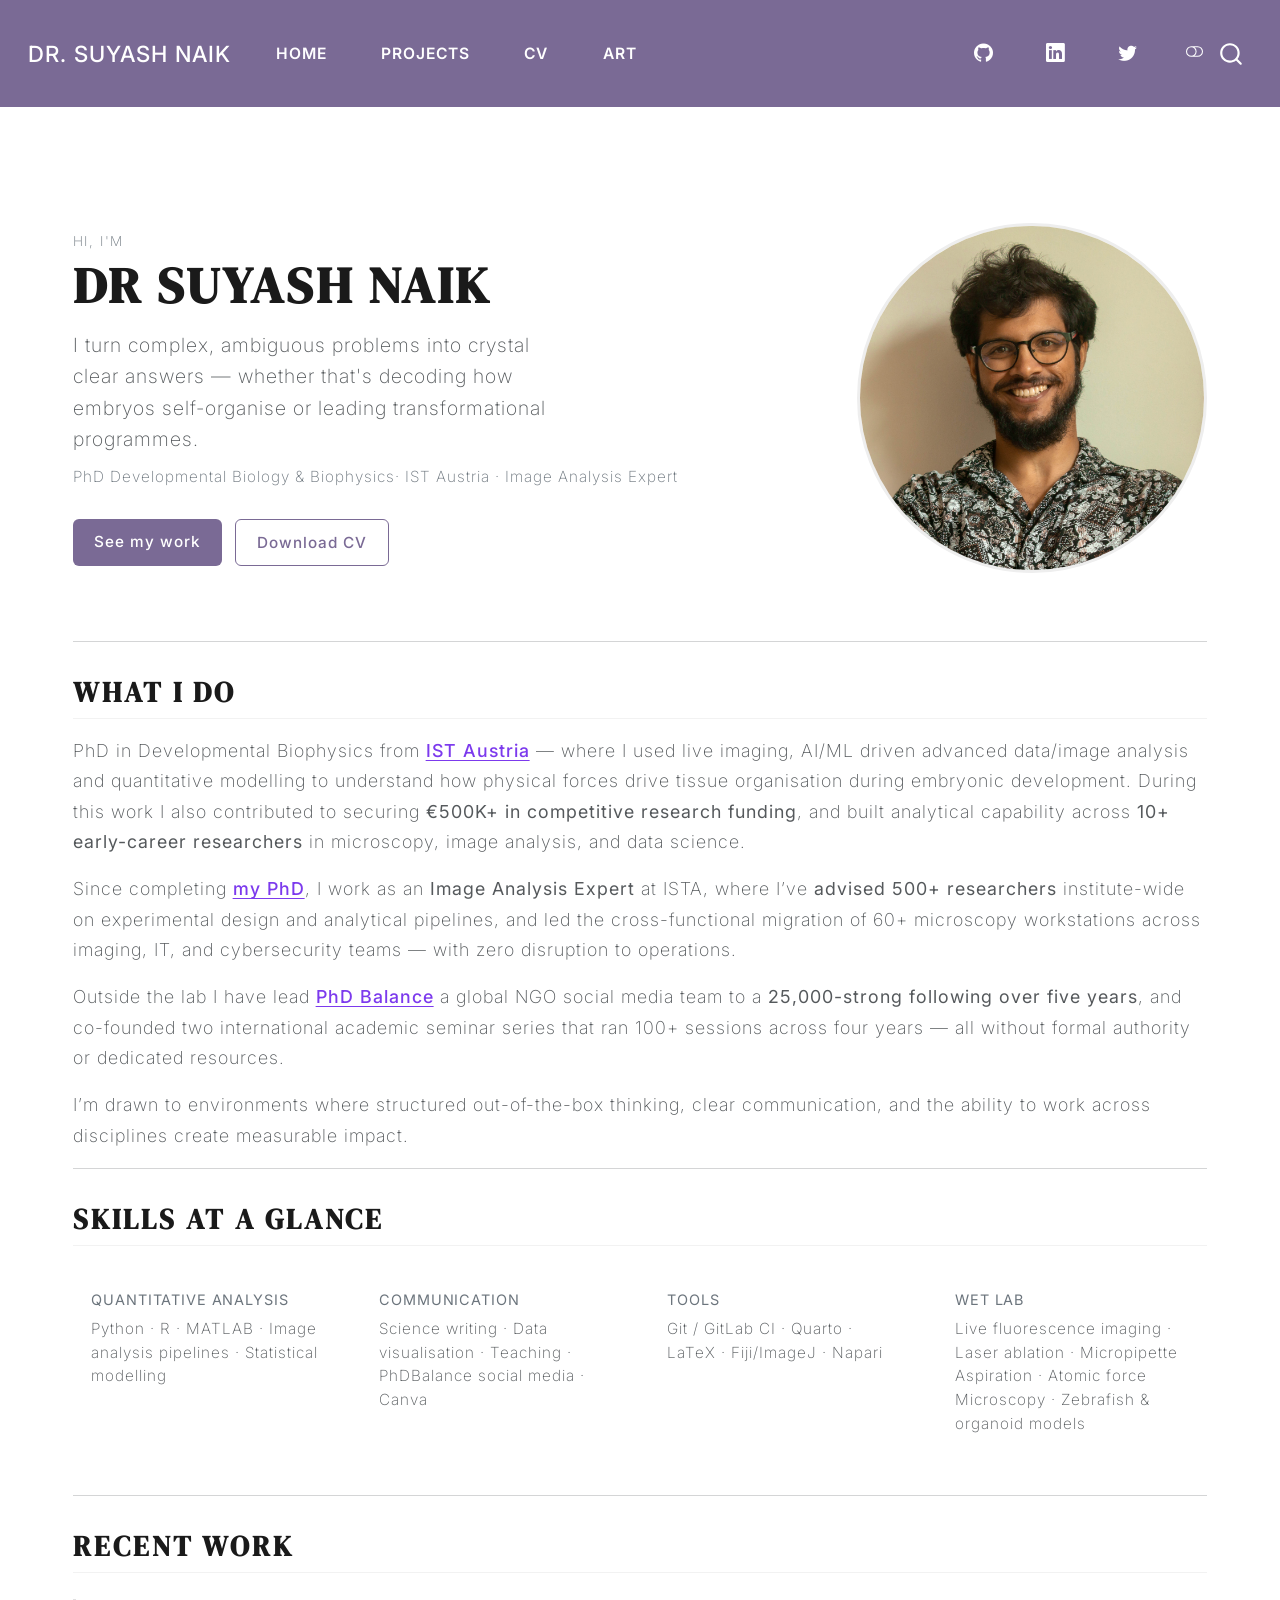
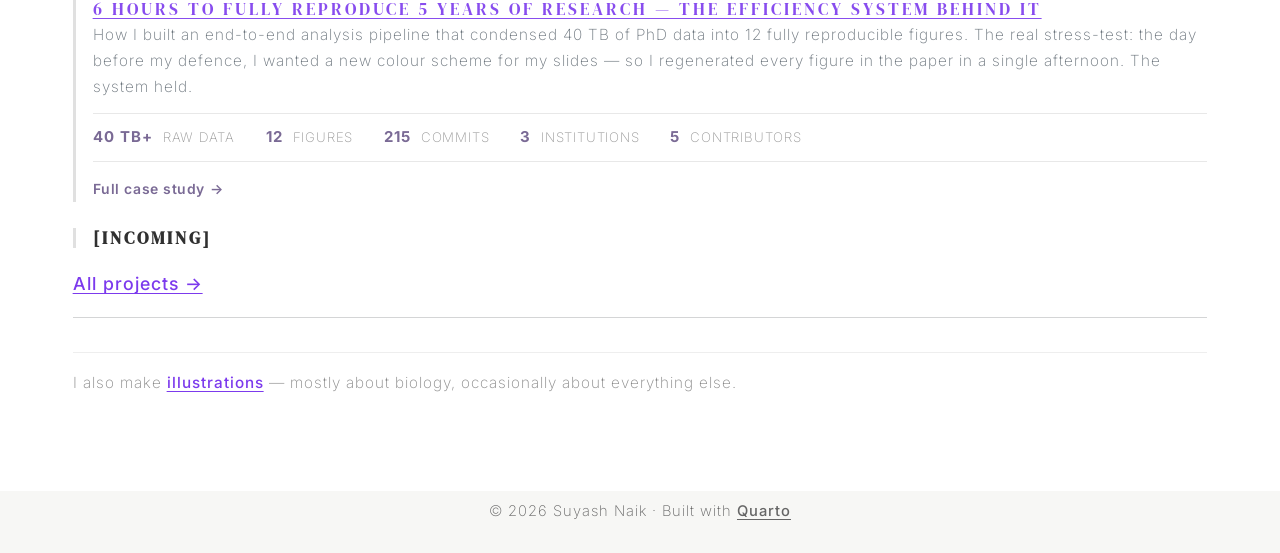
<file: index.html>
<!DOCTYPE html>
<html xmlns="http://www.w3.org/1999/xhtml" lang="en" xml:lang="en"><head>

<meta charset="utf-8">
<meta name="generator" content="quarto-1.9.38">

<meta name="viewport" content="width=device-width, initial-scale=1.0, user-scalable=yes">


<title>Dr.&nbsp;Suyash Naik</title>
<style>
/* Default styles provided by pandoc.
** See https://pandoc.org/MANUAL.html#variables-for-html for config info.
*/
code{white-space: pre-wrap;}
span.smallcaps{font-variant: small-caps;}
div.columns{display: flex; gap: min(4vw, 1.5em);}
div.column{flex: auto; overflow-x: auto;}
div.hanging-indent{margin-left: 1.5em; text-indent: -1.5em;}
ul.task-list{list-style: none;}
ul.task-list li input[type="checkbox"] {
  width: 0.8em;
  margin: 0 0.8em 0.2em -1em; /* quarto-specific, see https://github.com/quarto-dev/quarto-cli/issues/4556 */ 
  vertical-align: middle;
}
</style>


<script src="site_libs/quarto-nav/quarto-nav.js"></script>
<script src="site_libs/clipboard/clipboard.min.js"></script>
<script src="site_libs/quarto-search/autocomplete.umd.js"></script>
<script src="site_libs/quarto-search/fuse.min.js"></script>
<script src="site_libs/quarto-search/quarto-search.js"></script>
<meta name="quarto:offset" content="./">
<link href="./assets/img/favicon.ico" rel="icon">
<script src="site_libs/quarto-html/quarto.js" type="module"></script>
<script src="site_libs/quarto-html/tabsets/tabsets.js" type="module"></script>
<script src="site_libs/quarto-html/popper.min.js"></script>
<script src="site_libs/quarto-html/tippy.umd.min.js"></script>
<link href="site_libs/quarto-html/tippy.css" rel="stylesheet">
<link href="site_libs/quarto-html/quarto-syntax-highlighting-15634bcf2e68342d4ad2dfa704d543f6.css" rel="stylesheet" class="quarto-color-scheme" id="quarto-text-highlighting-styles">
<link href="site_libs/quarto-html/quarto-syntax-highlighting-dark-0a6b7249c26820e032cb0bd839ff02b1.css" rel="stylesheet" class="quarto-color-scheme quarto-color-alternate" id="quarto-text-highlighting-styles">
<link href="site_libs/quarto-html/quarto-syntax-highlighting-15634bcf2e68342d4ad2dfa704d543f6.css" rel="stylesheet" class="quarto-color-scheme-extra" id="quarto-text-highlighting-styles">
<script src="site_libs/bootstrap/bootstrap.min.js"></script>
<link href="site_libs/bootstrap/bootstrap-icons.css" rel="stylesheet">
<link href="site_libs/bootstrap/bootstrap-7963d5d5d32772febe7f11518496a732.min.css" rel="stylesheet" append-hash="true" class="quarto-color-scheme" id="quarto-bootstrap" data-mode="light">
<link href="site_libs/bootstrap/bootstrap-dark-8d0ef56c1c810f3213f0ab3192cff152.min.css" rel="stylesheet" append-hash="true" class="quarto-color-scheme quarto-color-alternate" id="quarto-bootstrap" data-mode="dark">
<link href="site_libs/bootstrap/bootstrap-7963d5d5d32772febe7f11518496a732.min.css" rel="stylesheet" append-hash="true" class="quarto-color-scheme-extra" id="quarto-bootstrap" data-mode="light">
<script id="quarto-search-options" type="application/json">{
  "location": "navbar",
  "copy-button": false,
  "collapse-after": 3,
  "panel-placement": "end",
  "type": "overlay",
  "limit": 50,
  "keyboard-shortcut": [
    "f",
    "/",
    "s"
  ],
  "show-item-context": false,
  "language": {
    "search-no-results-text": "No results",
    "search-matching-documents-text": "matching documents",
    "search-copy-link-title": "Copy link to search",
    "search-hide-matches-text": "Hide additional matches",
    "search-more-match-text": "more match in this document",
    "search-more-matches-text": "more matches in this document",
    "search-clear-button-title": "Clear",
    "search-text-placeholder": "",
    "search-detached-cancel-button-title": "Cancel",
    "search-submit-button-title": "Submit",
    "search-label": "Search"
  }
}</script>
<style>html{ scroll-behavior: smooth; }</style>


</head>

<body class="nav-fixed quarto-light"><script id="quarto-html-before-body" type="application/javascript">
    const toggleBodyColorMode = (bsSheetEl) => {
      const mode = bsSheetEl.getAttribute("data-mode");
      const bodyEl = window.document.querySelector("body");
      if (mode === "dark") {
        bodyEl.classList.add("quarto-dark");
        bodyEl.classList.remove("quarto-light");
      } else {
        bodyEl.classList.add("quarto-light");
        bodyEl.classList.remove("quarto-dark");
      }
    }
    const toggleBodyColorPrimary = () => {
      const bsSheetEl = window.document.querySelector("link#quarto-bootstrap:not([rel=disabled-stylesheet])");
      if (bsSheetEl) {
        toggleBodyColorMode(bsSheetEl);
      }
    }
    const setColorSchemeToggle = (alternate) => {
      const toggles = window.document.querySelectorAll('.quarto-color-scheme-toggle');
      for (let i=0; i < toggles.length; i++) {
        const toggle = toggles[i];
        if (toggle) {
          if (alternate) {
            toggle.classList.add("alternate");
          } else {
            toggle.classList.remove("alternate");
          }
        }
      }
    };
    const toggleColorMode = (alternate) => {
      // Switch the stylesheets
      const primaryStylesheets = window.document.querySelectorAll('link.quarto-color-scheme:not(.quarto-color-alternate)');
      const alternateStylesheets = window.document.querySelectorAll('link.quarto-color-scheme.quarto-color-alternate');
      manageTransitions('#quarto-margin-sidebar .nav-link', false);
      if (alternate) {
        // note: dark is layered on light, we don't disable primary!
        enableStylesheet(alternateStylesheets);
        for (const sheetNode of alternateStylesheets) {
          if (sheetNode.id === "quarto-bootstrap") {
            toggleBodyColorMode(sheetNode);
          }
        }
      } else {
        disableStylesheet(alternateStylesheets);
        enableStylesheet(primaryStylesheets)
        toggleBodyColorPrimary();
      }
      manageTransitions('#quarto-margin-sidebar .nav-link', true);
      // Switch the toggles
      setColorSchemeToggle(alternate)
      // Hack to workaround the fact that safari doesn't
      // properly recolor the scrollbar when toggling (#1455)
      if (navigator.userAgent.indexOf('Safari') > 0 && navigator.userAgent.indexOf('Chrome') == -1) {
        manageTransitions("body", false);
        window.scrollTo(0, 1);
        setTimeout(() => {
          window.scrollTo(0, 0);
          manageTransitions("body", true);
        }, 40);
      }
    }
    const disableStylesheet = (stylesheets) => {
      for (let i=0; i < stylesheets.length; i++) {
        const stylesheet = stylesheets[i];
        stylesheet.rel = 'disabled-stylesheet';
      }
    }
    const enableStylesheet = (stylesheets) => {
      for (let i=0; i < stylesheets.length; i++) {
        const stylesheet = stylesheets[i];
        if(stylesheet.rel !== 'stylesheet') { // for Chrome, which will still FOUC without this check
          stylesheet.rel = 'stylesheet';
        }
      }
    }
    const manageTransitions = (selector, allowTransitions) => {
      const els = window.document.querySelectorAll(selector);
      for (let i=0; i < els.length; i++) {
        const el = els[i];
        if (allowTransitions) {
          el.classList.remove('notransition');
        } else {
          el.classList.add('notransition');
        }
      }
    }
    const isFileUrl = () => {
      return window.location.protocol === 'file:';
    }
    const hasAlternateSentinel = () => {
      let styleSentinel = getColorSchemeSentinel();
      if (styleSentinel !== null) {
        return styleSentinel === "alternate";
      } else {
        return false;
      }
    }
    const setStyleSentinel = (alternate) => {
      const value = alternate ? "alternate" : "default";
      if (!isFileUrl()) {
        window.localStorage.setItem("quarto-color-scheme", value);
      } else {
        localAlternateSentinel = value;
      }
    }
    const getColorSchemeSentinel = () => {
      if (!isFileUrl()) {
        const storageValue = window.localStorage.getItem("quarto-color-scheme");
        return storageValue != null ? storageValue : localAlternateSentinel;
      } else {
        return localAlternateSentinel;
      }
    }
    const toggleGiscusIfUsed = (isAlternate, darkModeDefault) => {
      const baseTheme = document.querySelector('#giscus-base-theme')?.value ?? 'light';
      const alternateTheme = document.querySelector('#giscus-alt-theme')?.value ?? 'dark';
      let newTheme = '';
      if(authorPrefersDark) {
        newTheme = isAlternate ? baseTheme : alternateTheme;
      } else {
        newTheme = isAlternate ? alternateTheme : baseTheme;
      }
      const changeGiscusTheme = () => {
        // From: https://github.com/giscus/giscus/issues/336
        const sendMessage = (message) => {
          const iframe = document.querySelector('iframe.giscus-frame');
          if (!iframe) return;
          iframe.contentWindow.postMessage({ giscus: message }, 'https://giscus.app');
        }
        sendMessage({
          setConfig: {
            theme: newTheme
          }
        });
      }
      const isGiscussLoaded = window.document.querySelector('iframe.giscus-frame') !== null;
      if (isGiscussLoaded) {
        changeGiscusTheme();
      }
    };
    const authorPrefersDark = false;
    const darkModeDefault = authorPrefersDark;
      document.querySelector('link#quarto-text-highlighting-styles.quarto-color-scheme-extra').rel = 'disabled-stylesheet';
      document.querySelector('link#quarto-bootstrap.quarto-color-scheme-extra').rel = 'disabled-stylesheet';
    let localAlternateSentinel = darkModeDefault ? 'alternate' : 'default';
    // Dark / light mode switch
    window.quartoToggleColorScheme = () => {
      // Read the current dark / light value
      let toAlternate = !hasAlternateSentinel();
      toggleColorMode(toAlternate);
      setStyleSentinel(toAlternate);
      toggleGiscusIfUsed(toAlternate, darkModeDefault);
      window.dispatchEvent(new Event('resize'));
    };
    // Switch to dark mode if need be
    if (hasAlternateSentinel()) {
      toggleColorMode(true);
    } else {
      toggleColorMode(false);
    }
  </script>

<div id="quarto-search-results"></div>
  <header id="quarto-header" class="headroom fixed-top">
    <nav class="navbar navbar-expand-lg " data-bs-theme="dark">
      <div class="navbar-container container-fluid">
      <div class="navbar-brand-container mx-auto">
    <a class="navbar-brand" href="./index.html">
    <span class="navbar-title">Dr.&nbsp;Suyash Naik</span>
    </a>
  </div>
            <div id="quarto-search" class="" title="Search"></div>
          <button class="navbar-toggler" type="button" data-bs-toggle="collapse" data-bs-target="#navbarCollapse" aria-controls="navbarCollapse" role="menu" aria-expanded="false" aria-label="Toggle navigation" onclick="if (window.quartoToggleHeadroom) { window.quartoToggleHeadroom(); }">
  <span class="navbar-toggler-icon"></span>
</button>
          <div class="collapse navbar-collapse" id="navbarCollapse">
            <ul class="navbar-nav navbar-nav-scroll me-auto">
  <li class="nav-item">
    <a class="nav-link active" href="./index.html" aria-current="page"> 
<span class="menu-text">Home</span></a>
  </li>  
  <li class="nav-item">
    <a class="nav-link" href="./projects/index.html"> 
<span class="menu-text">Projects</span></a>
  </li>  
  <li class="nav-item">
    <a class="nav-link" href="./cv.html"> 
<span class="menu-text">CV</span></a>
  </li>  
  <li class="nav-item">
    <a class="nav-link" href="./art/index.html"> 
<span class="menu-text">Art</span></a>
  </li>  
</ul>
            <ul class="navbar-nav navbar-nav-scroll ms-auto">
  <li class="nav-item compact">
    <a class="nav-link" href="https://github.com/Suyash-Naik"> <i class="bi bi-github" role="img" aria-label="GitHub">
</i> 
<span class="menu-text"></span></a>
  </li>  
  <li class="nav-item compact">
    <a class="nav-link" href="https://www.linkedin.com/in/suyash-naik-s167s/"> <i class="bi bi-linkedin" role="img" aria-label="LinkedIn">
</i> 
<span class="menu-text"></span></a>
  </li>  
  <li class="nav-item compact">
    <a class="nav-link" href="https://twitter.com/SuyashNaik6"> <i class="bi bi-twitter" role="img" aria-label="Twitter">
</i> 
<span class="menu-text"></span></a>
  </li>  
</ul>
          </div> <!-- /navcollapse -->
            <div class="quarto-navbar-tools">
  <a href="" class="quarto-color-scheme-toggle quarto-navigation-tool  px-1" onclick="window.quartoToggleColorScheme(); return false;" title="Toggle dark mode"><i class="bi"></i></a>
</div>
      </div> <!-- /container-fluid -->
    </nav>
</header>
<!-- content -->
<div id="quarto-content" class="quarto-container page-columns page-rows-contents page-layout-full page-navbar">
<!-- sidebar -->
<!-- margin-sidebar -->
    
<!-- main -->
<main class="content column-page" id="quarto-document-content"><header id="title-block-header" class="quarto-title-block"></header>





<section class="hero">
  <div class="hero-text">
    <p class="hero-eyebrow">Hi, I'm</p>
    <h1 class="hero-name">Dr Suyash Naik</h1>
    <p class="hero-tagline">
      I turn complex, ambiguous problems into crystal clear answers —
      whether that's decoding how embryos self-organise or leading
      transformational programmes.
    </p>
    <p class="hero-sub">
      PhD Developmental Biology &amp; Biophysics· IST Austria · Image Analysis Expert
    </p>
    <div class="hero-cta">
      <a href="./projects/index.html" class="btn-primary">See my work</a>
      <a href="./cv.html" class="btn-outline">Download CV</a>
    </div>
  </div>
  <div class="hero-photo">
    <img src="assets/img/headshot.jpg" alt="Suyash Naik">
  </div>
</section>
<hr>
<section id="what-i-do" class="level2">
<h2 data-anchor-id="what-i-do">What I do</h2>
<p>PhD in Developmental Biophysics from <a href="https://ista.ac.at/en/home/">IST Austria</a> — where I used live imaging, AI/ML driven advanced data/image analysis and quantitative modelling to understand how physical forces drive tissue organisation during embryonic development. During this work I also contributed to securing <strong>€500K+ in competitive research funding</strong>, and built analytical capability across <strong>10+ early-career researchers</strong> in microscopy, image analysis, and data science.</p>
<p>Since completing <a href="https://www.nature.com/articles/s41467-026-72366-z">my PhD</a>, I work as an <strong>Image Analysis Expert</strong> at ISTA, where I’ve <strong>advised 500+ researchers</strong> institute-wide on experimental design and analytical pipelines, and led the cross-functional migration of 60+ microscopy workstations across imaging, IT, and cybersecurity teams — with zero disruption to operations.</p>
<p>Outside the lab I have lead <a href="https://www.phdbalance.com/">PhD Balance</a> a global NGO social media team to a <strong>25,000-strong following over five years</strong>, and co-founded two international academic seminar series that ran 100+ sessions across four years — all without formal authority or dedicated resources.</p>
<p>I’m drawn to environments where structured out-of-the-box thinking, clear communication, and the ability to work across disciplines create measurable impact.</p>
<hr>
</section>
<section id="skills-at-a-glance" class="level2">
<h2 data-anchor-id="skills-at-a-glance">Skills at a glance</h2>
<div class="skills-grid">
<div class="skill-card">
<p><strong>Quantitative analysis</strong> Python · R · MATLAB · Image analysis pipelines · Statistical modelling</p>
</div>
<div class="skill-card">
<p><strong>Communication</strong> Science writing · Data visualisation · Teaching · PhDBalance social media · Canva</p>
</div>
<div class="skill-card">
<p><strong>Tools</strong> Git / GitLab CI · Quarto · LaTeX · Fiji/ImageJ · Napari</p>
</div>
<div class="skill-card">
<p><strong>Wet lab</strong> Live fluorescence imaging · Laser ablation · Micropipette Aspiration · Atomic force Microscopy · Zebrafish &amp; organoid models</p>
</div>
</div>
<hr>
</section>
<section id="recent-work" class="level2">
<h2 data-anchor-id="recent-work">Recent work</h2>
<!-- PROJECTS:START -->
<section id="hours-to-fully-reproduce-5-years-of-research-the-efficiency-system-behind-it" class="level3 project-teaser">
<h3 data-anchor-id="hours-to-fully-reproduce-5-years-of-research-the-efficiency-system-behind-it"><a href="./projects/efficiency-pipeline.html">6 Hours to Fully Reproduce 5 Years of Research — The Efficiency System Behind It</a></h3>
<p>How I built an end-to-end analysis pipeline that condensed 40 TB of PhD data into 12 fully reproducible figures. The real stress-test: the day before my defence, I wanted a new colour scheme for my slides — so I regenerated every figure in the paper in a single afternoon. The system held.</p>
<div class="project-stats">
<p><span class="ps-value">40 TB+</span> <span class="ps-label">raw data</span> <span class="ps-value">12</span> <span class="ps-label">figures</span> <span class="ps-value">215</span> <span class="ps-label">commits</span> <span class="ps-value">3</span> <span class="ps-label">institutions</span> <span class="ps-value">5</span> <span class="ps-label">contributors</span></p>
</div>
<p><a href="./projects/efficiency-pipeline.html" class="project-case-link">Full case study →</a></p>
</section>
<section id="incoming" class="level3 project-teaser">
<h3 data-anchor-id="incoming">[Incoming]</h3>
</section>
<p><a href="./projects/index.html">All projects →</a> <!-- PROJECTS:END --></p>
<hr>
<div class="art-footnote">
<p>I also make <a href="./art/index.html">illustrations</a> — mostly about biology, occasionally about everything else.</p>
</div>


</section>

</main> <!-- /main -->
<script id="quarto-html-after-body" type="application/javascript">
  window.document.addEventListener("DOMContentLoaded", function (event) {
    // Ensure there is a toggle, if there isn't float one in the top right
    if (window.document.querySelector('.quarto-color-scheme-toggle') === null) {
      const a = window.document.createElement('a');
      a.classList.add('top-right');
      a.classList.add('quarto-color-scheme-toggle');
      a.href = "";
      a.onclick = function() { try { window.quartoToggleColorScheme(); } catch {} return false; };
      const i = window.document.createElement("i");
      i.classList.add('bi');
      a.appendChild(i);
      window.document.body.appendChild(a);
    }
    setColorSchemeToggle(hasAlternateSentinel())
    const isCodeAnnotation = (el) => {
      for (const clz of el.classList) {
        if (clz.startsWith('code-annotation-')) {                     
          return true;
        }
      }
      return false;
    }
    const onCopySuccess = function(e) {
      // button target
      const button = e.trigger;
      // don't keep focus
      button.blur();
      // flash "checked"
      button.classList.add('code-copy-button-checked');
      var currentTitle = button.getAttribute("title");
      button.setAttribute("title", "Copied!");
      let tooltip;
      if (window.bootstrap) {
        button.setAttribute("data-bs-toggle", "tooltip");
        button.setAttribute("data-bs-placement", "left");
        button.setAttribute("data-bs-title", "Copied!");
        tooltip = new bootstrap.Tooltip(button, 
          { trigger: "manual", 
            customClass: "code-copy-button-tooltip",
            offset: [0, -8]});
        tooltip.show();    
      }
      setTimeout(function() {
        if (tooltip) {
          tooltip.hide();
          button.removeAttribute("data-bs-title");
          button.removeAttribute("data-bs-toggle");
          button.removeAttribute("data-bs-placement");
        }
        button.setAttribute("title", currentTitle);
        button.classList.remove('code-copy-button-checked');
      }, 1000);
      // clear code selection
      e.clearSelection();
    }
    const getTextToCopy = function(trigger) {
      const outerScaffold = trigger.parentElement.cloneNode(true);
      const codeEl = outerScaffold.querySelector('code');
      for (const childEl of codeEl.children) {
        if (isCodeAnnotation(childEl)) {
          childEl.remove();
        }
      }
      return codeEl.innerText;
    }
    const clipboard = new window.ClipboardJS('.code-copy-button:not([data-in-quarto-modal])', {
      text: getTextToCopy
    });
    clipboard.on('success', onCopySuccess);
    if (window.document.getElementById('quarto-embedded-source-code-modal')) {
      const clipboardModal = new window.ClipboardJS('.code-copy-button[data-in-quarto-modal]', {
        text: getTextToCopy,
        container: window.document.getElementById('quarto-embedded-source-code-modal')
      });
      clipboardModal.on('success', onCopySuccess);
    }
      var localhostRegex = new RegExp(/^(?:http|https):\/\/localhost\:?[0-9]*\//);
      var mailtoRegex = new RegExp(/^mailto:/);
        var filterRegex = new RegExp("https:\/\/suyashnaik\.com");
      var isInternal = (href) => {
          return filterRegex.test(href) || localhostRegex.test(href) || mailtoRegex.test(href);
      }
      // Inspect non-navigation links and adorn them if external
     var links = window.document.querySelectorAll('a[href]:not(.nav-link):not(.navbar-brand):not(.toc-action):not(.sidebar-link):not(.sidebar-item-toggle):not(.pagination-link):not(.no-external):not([aria-hidden]):not(.dropdown-item):not(.quarto-navigation-tool):not(.about-link)');
      for (var i=0; i<links.length; i++) {
        const link = links[i];
        if (!isInternal(link.href)) {
          // undo the damage that might have been done by quarto-nav.js in the case of
          // links that we want to consider external
          if (link.dataset.originalHref !== undefined) {
            link.href = link.dataset.originalHref;
          }
        }
      }
    function tippyHover(el, contentFn, onTriggerFn, onUntriggerFn) {
      const config = {
        allowHTML: true,
        maxWidth: 500,
        delay: 100,
        arrow: false,
        appendTo: function(el) {
            return el.parentElement;
        },
        interactive: true,
        interactiveBorder: 10,
        theme: 'quarto',
        placement: 'bottom-start',
      };
      if (contentFn) {
        config.content = contentFn;
      }
      if (onTriggerFn) {
        config.onTrigger = onTriggerFn;
      }
      if (onUntriggerFn) {
        config.onUntrigger = onUntriggerFn;
      }
      window.tippy(el, config); 
    }
    const noterefs = window.document.querySelectorAll('a[role="doc-noteref"]');
    for (var i=0; i<noterefs.length; i++) {
      const ref = noterefs[i];
      tippyHover(ref, function() {
        // use id or data attribute instead here
        let href = ref.getAttribute('data-footnote-href') || ref.getAttribute('href');
        try { href = new URL(href).hash; } catch {}
        const id = href.replace(/^#\/?/, "");
        const note = window.document.getElementById(id);
        if (note) {
          return note.innerHTML;
        } else {
          return "";
        }
      });
    }
    const xrefs = window.document.querySelectorAll('a.quarto-xref');
    const processXRef = (id, note) => {
      // Strip column container classes
      const stripColumnClz = (el) => {
        el.classList.remove("page-full", "page-columns");
        if (el.children) {
          for (const child of el.children) {
            stripColumnClz(child);
          }
        }
      }
      stripColumnClz(note)
      if (id === null || id.startsWith('sec-')) {
        // Special case sections, only their first couple elements
        const container = document.createElement("div");
        if (note.children && note.children.length > 2) {
          container.appendChild(note.children[0].cloneNode(true));
          for (let i = 1; i < note.children.length; i++) {
            const child = note.children[i];
            if (child.tagName === "P" && child.innerText === "") {
              continue;
            } else {
              container.appendChild(child.cloneNode(true));
              break;
            }
          }
          if (window.Quarto?.typesetMath) {
            window.Quarto.typesetMath(container);
          }
          return container.innerHTML
        } else {
          if (window.Quarto?.typesetMath) {
            window.Quarto.typesetMath(note);
          }
          return note.innerHTML;
        }
      } else {
        // Remove any anchor links if they are present
        const anchorLink = note.querySelector('a.anchorjs-link');
        if (anchorLink) {
          anchorLink.remove();
        }
        if (window.Quarto?.typesetMath) {
          window.Quarto.typesetMath(note);
        }
        if (note.classList.contains("callout")) {
          return note.outerHTML;
        } else {
          return note.innerHTML;
        }
      }
    }
    for (var i=0; i<xrefs.length; i++) {
      const xref = xrefs[i];
      tippyHover(xref, undefined, function(instance) {
        instance.disable();
        let url = xref.getAttribute('href');
        let hash = undefined; 
        if (url.startsWith('#')) {
          hash = url;
        } else {
          try { hash = new URL(url).hash; } catch {}
        }
        if (hash) {
          const id = hash.replace(/^#\/?/, "");
          const note = window.document.getElementById(id);
          if (note !== null) {
            try {
              const html = processXRef(id, note.cloneNode(true));
              instance.setContent(html);
            } finally {
              instance.enable();
              instance.show();
            }
          } else {
            // See if we can fetch this
            fetch(url.split('#')[0])
            .then(res => res.text())
            .then(html => {
              const parser = new DOMParser();
              const htmlDoc = parser.parseFromString(html, "text/html");
              const note = htmlDoc.getElementById(id);
              if (note !== null) {
                const html = processXRef(id, note);
                instance.setContent(html);
              } 
            }).finally(() => {
              instance.enable();
              instance.show();
            });
          }
        } else {
          // See if we can fetch a full url (with no hash to target)
          // This is a special case and we should probably do some content thinning / targeting
          fetch(url)
          .then(res => res.text())
          .then(html => {
            const parser = new DOMParser();
            const htmlDoc = parser.parseFromString(html, "text/html");
            const note = htmlDoc.querySelector('main.content');
            if (note !== null) {
              // This should only happen for chapter cross references
              // (since there is no id in the URL)
              // remove the first header
              if (note.children.length > 0 && note.children[0].tagName === "HEADER") {
                note.children[0].remove();
              }
              const html = processXRef(null, note);
              instance.setContent(html);
            } 
          }).finally(() => {
            instance.enable();
            instance.show();
          });
        }
      }, function(instance) {
      });
    }
        let selectedAnnoteEl;
        const selectorForAnnotation = ( cell, annotation) => {
          let cellAttr = 'data-code-cell="' + cell + '"';
          let lineAttr = 'data-code-annotation="' +  annotation + '"';
          const selector = 'span[' + cellAttr + '][' + lineAttr + ']';
          return selector;
        }
        const selectCodeLines = (annoteEl) => {
          const doc = window.document;
          const targetCell = annoteEl.getAttribute("data-target-cell");
          const targetAnnotation = annoteEl.getAttribute("data-target-annotation");
          const annoteSpan = window.document.querySelector(selectorForAnnotation(targetCell, targetAnnotation));
          const lines = annoteSpan.getAttribute("data-code-lines").split(",");
          const lineIds = lines.map((line) => {
            return targetCell + "-" + line;
          })
          let top = null;
          let height = null;
          let parent = null;
          if (lineIds.length > 0) {
              //compute the position of the single el (top and bottom and make a div)
              const el = window.document.getElementById(lineIds[0]);
              top = el.offsetTop;
              height = el.offsetHeight;
              parent = el.parentElement.parentElement;
            if (lineIds.length > 1) {
              const lastEl = window.document.getElementById(lineIds[lineIds.length - 1]);
              const bottom = lastEl.offsetTop + lastEl.offsetHeight;
              height = bottom - top;
            }
            if (top !== null && height !== null && parent !== null) {
              // cook up a div (if necessary) and position it 
              let div = window.document.getElementById("code-annotation-line-highlight");
              if (div === null) {
                div = window.document.createElement("div");
                div.setAttribute("id", "code-annotation-line-highlight");
                div.style.position = 'absolute';
                parent.appendChild(div);
              }
              div.style.top = top - 2 + "px";
              div.style.height = height + 4 + "px";
              div.style.left = 0;
              let gutterDiv = window.document.getElementById("code-annotation-line-highlight-gutter");
              if (gutterDiv === null) {
                gutterDiv = window.document.createElement("div");
                gutterDiv.setAttribute("id", "code-annotation-line-highlight-gutter");
                gutterDiv.style.position = 'absolute';
                const codeCell = window.document.getElementById(targetCell);
                const gutter = codeCell.querySelector('.code-annotation-gutter');
                gutter.appendChild(gutterDiv);
              }
              gutterDiv.style.top = top - 2 + "px";
              gutterDiv.style.height = height + 4 + "px";
            }
            selectedAnnoteEl = annoteEl;
          }
        };
        const unselectCodeLines = () => {
          const elementsIds = ["code-annotation-line-highlight", "code-annotation-line-highlight-gutter"];
          elementsIds.forEach((elId) => {
            const div = window.document.getElementById(elId);
            if (div) {
              div.remove();
            }
          });
          selectedAnnoteEl = undefined;
        };
          // Handle positioning of the toggle
      window.addEventListener(
        "resize",
        throttle(() => {
          elRect = undefined;
          if (selectedAnnoteEl) {
            selectCodeLines(selectedAnnoteEl);
          }
        }, 10)
      );
      function throttle(fn, ms) {
      let throttle = false;
      let timer;
        return (...args) => {
          if(!throttle) { // first call gets through
              fn.apply(this, args);
              throttle = true;
          } else { // all the others get throttled
              if(timer) clearTimeout(timer); // cancel #2
              timer = setTimeout(() => {
                fn.apply(this, args);
                timer = throttle = false;
              }, ms);
          }
        };
      }
        // Attach click handler to the DT
        const annoteDls = window.document.querySelectorAll('dt[data-target-cell]');
        for (const annoteDlNode of annoteDls) {
          annoteDlNode.addEventListener('click', (event) => {
            const clickedEl = event.target;
            if (clickedEl !== selectedAnnoteEl) {
              unselectCodeLines();
              const activeEl = window.document.querySelector('dt[data-target-cell].code-annotation-active');
              if (activeEl) {
                activeEl.classList.remove('code-annotation-active');
              }
              selectCodeLines(clickedEl);
              clickedEl.classList.add('code-annotation-active');
            } else {
              // Unselect the line
              unselectCodeLines();
              clickedEl.classList.remove('code-annotation-active');
            }
          });
        }
    const findCites = (el) => {
      const parentEl = el.parentElement;
      if (parentEl) {
        const cites = parentEl.dataset.cites;
        if (cites) {
          return {
            el,
            cites: cites.split(' ')
          };
        } else {
          return findCites(el.parentElement)
        }
      } else {
        return undefined;
      }
    };
    var bibliorefs = window.document.querySelectorAll('a[role="doc-biblioref"]');
    for (var i=0; i<bibliorefs.length; i++) {
      const ref = bibliorefs[i];
      const citeInfo = findCites(ref);
      if (citeInfo) {
        tippyHover(citeInfo.el, function() {
          var popup = window.document.createElement('div');
          citeInfo.cites.forEach(function(cite) {
            var citeDiv = window.document.createElement('div');
            citeDiv.classList.add('hanging-indent');
            citeDiv.classList.add('csl-entry');
            var biblioDiv = window.document.getElementById('ref-' + cite);
            if (biblioDiv) {
              citeDiv.innerHTML = biblioDiv.innerHTML;
            }
            popup.appendChild(citeDiv);
          });
          return popup.innerHTML;
        });
      }
    }
  });
  </script>
</div> <!-- /content -->
<footer class="footer">
  <div class="nav-footer">
    <div class="nav-footer-left">
      &nbsp;
    </div>   
    <div class="nav-footer-center">
<p>© 2026 Suyash Naik · Built with <a href="https://quarto.org">Quarto</a></p>
</div>
    <div class="nav-footer-right">
      &nbsp;
    </div>
  </div>
</footer>




<script src="site_libs/quarto-html/zenscroll-min.js"></script>
</body></html>
</file>
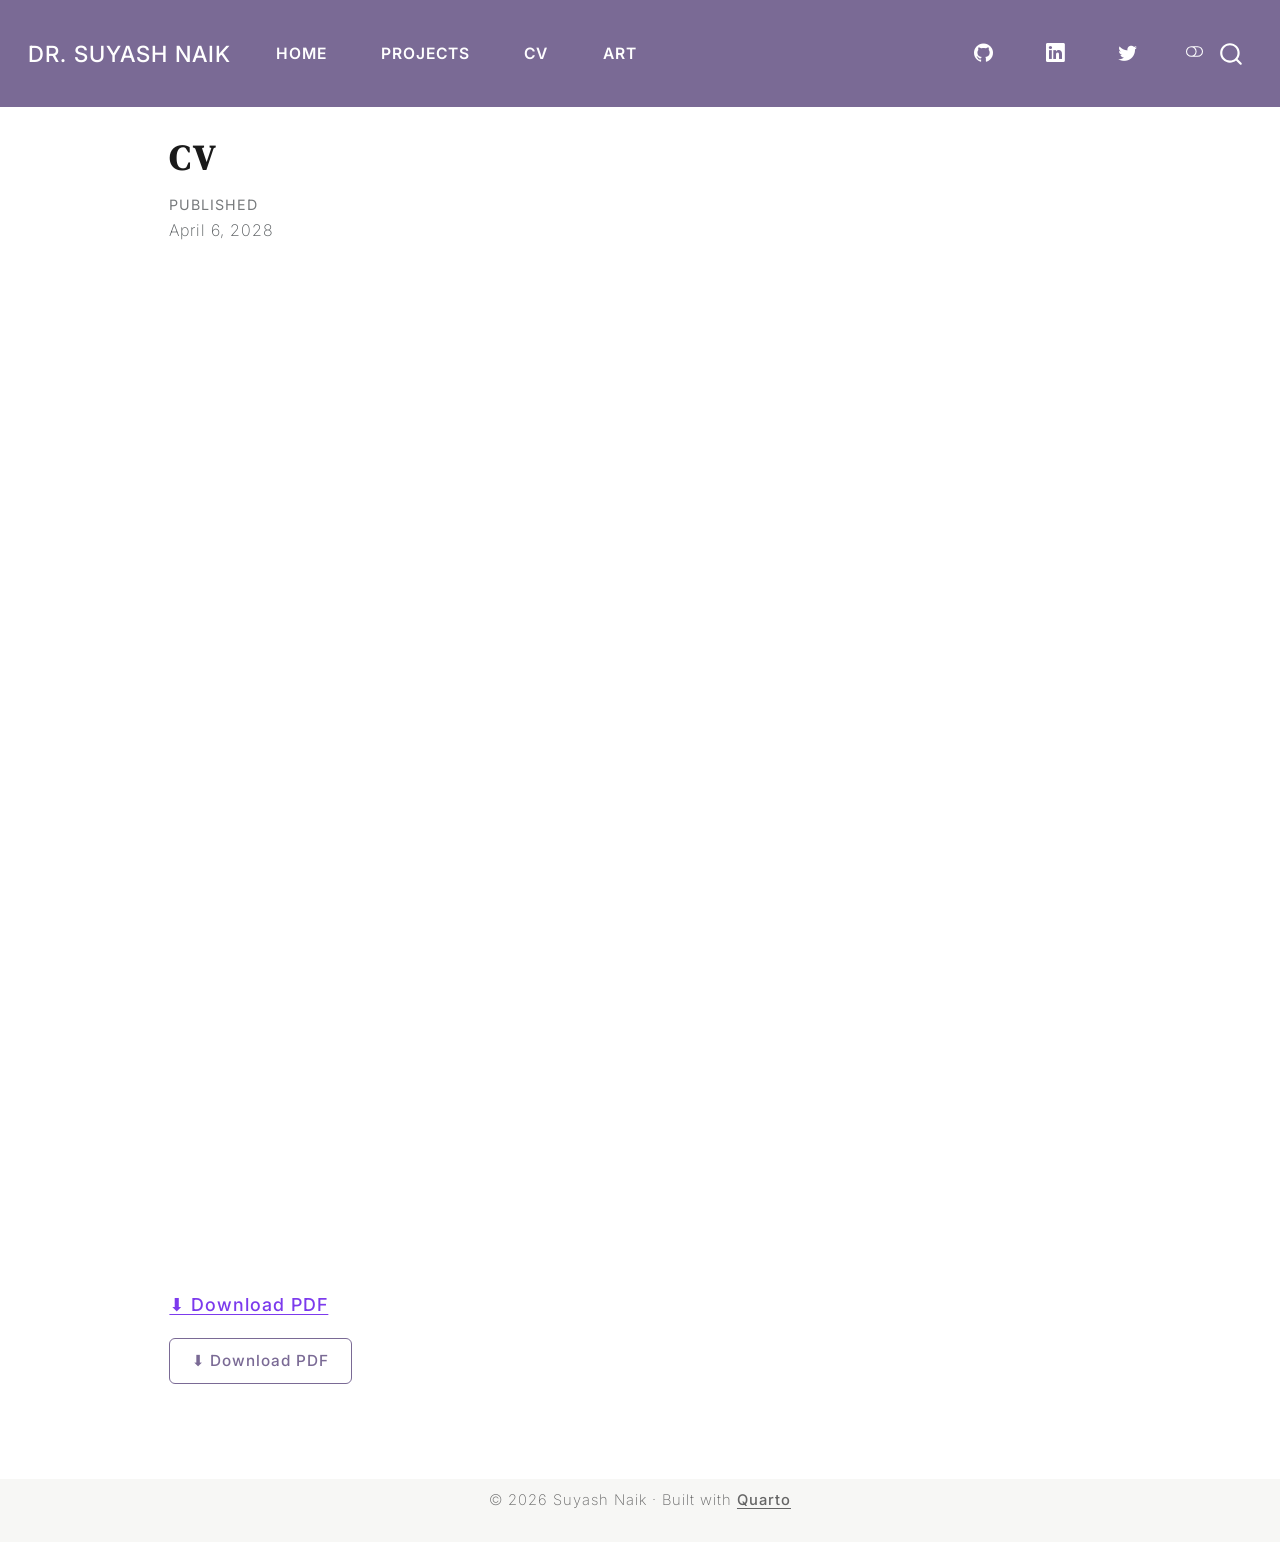
<file: cv.html>
<!DOCTYPE html>
<html xmlns="http://www.w3.org/1999/xhtml" lang="en" xml:lang="en"><head>

<meta charset="utf-8">
<meta name="generator" content="quarto-1.9.38">

<meta name="viewport" content="width=device-width, initial-scale=1.0, user-scalable=yes">

<meta name="dcterms.date" content="2028-04-06">

<title>CV – Dr.&nbsp;Suyash Naik</title>
<style>
/* Default styles provided by pandoc.
** See https://pandoc.org/MANUAL.html#variables-for-html for config info.
*/
code{white-space: pre-wrap;}
span.smallcaps{font-variant: small-caps;}
div.columns{display: flex; gap: min(4vw, 1.5em);}
div.column{flex: auto; overflow-x: auto;}
div.hanging-indent{margin-left: 1.5em; text-indent: -1.5em;}
ul.task-list{list-style: none;}
ul.task-list li input[type="checkbox"] {
  width: 0.8em;
  margin: 0 0.8em 0.2em -1em; /* quarto-specific, see https://github.com/quarto-dev/quarto-cli/issues/4556 */ 
  vertical-align: middle;
}
</style>


<script src="site_libs/quarto-nav/quarto-nav.js"></script>
<script src="site_libs/clipboard/clipboard.min.js"></script>
<script src="site_libs/quarto-search/autocomplete.umd.js"></script>
<script src="site_libs/quarto-search/fuse.min.js"></script>
<script src="site_libs/quarto-search/quarto-search.js"></script>
<meta name="quarto:offset" content="./">
<link href="./assets/img/favicon.ico" rel="icon">
<script src="site_libs/quarto-html/quarto.js" type="module"></script>
<script src="site_libs/quarto-html/tabsets/tabsets.js" type="module"></script>
<script src="site_libs/quarto-html/popper.min.js"></script>
<script src="site_libs/quarto-html/tippy.umd.min.js"></script>
<link href="site_libs/quarto-html/tippy.css" rel="stylesheet">
<link href="site_libs/quarto-html/quarto-syntax-highlighting-15634bcf2e68342d4ad2dfa704d543f6.css" rel="stylesheet" class="quarto-color-scheme" id="quarto-text-highlighting-styles">
<link href="site_libs/quarto-html/quarto-syntax-highlighting-dark-0a6b7249c26820e032cb0bd839ff02b1.css" rel="stylesheet" class="quarto-color-scheme quarto-color-alternate" id="quarto-text-highlighting-styles">
<link href="site_libs/quarto-html/quarto-syntax-highlighting-15634bcf2e68342d4ad2dfa704d543f6.css" rel="stylesheet" class="quarto-color-scheme-extra" id="quarto-text-highlighting-styles">
<script src="site_libs/bootstrap/bootstrap.min.js"></script>
<link href="site_libs/bootstrap/bootstrap-icons.css" rel="stylesheet">
<link href="site_libs/bootstrap/bootstrap-7963d5d5d32772febe7f11518496a732.min.css" rel="stylesheet" append-hash="true" class="quarto-color-scheme" id="quarto-bootstrap" data-mode="light">
<link href="site_libs/bootstrap/bootstrap-dark-8d0ef56c1c810f3213f0ab3192cff152.min.css" rel="stylesheet" append-hash="true" class="quarto-color-scheme quarto-color-alternate" id="quarto-bootstrap" data-mode="dark">
<link href="site_libs/bootstrap/bootstrap-7963d5d5d32772febe7f11518496a732.min.css" rel="stylesheet" append-hash="true" class="quarto-color-scheme-extra" id="quarto-bootstrap" data-mode="light">
<script id="quarto-search-options" type="application/json">{
  "location": "navbar",
  "copy-button": false,
  "collapse-after": 3,
  "panel-placement": "end",
  "type": "overlay",
  "limit": 50,
  "keyboard-shortcut": [
    "f",
    "/",
    "s"
  ],
  "show-item-context": false,
  "language": {
    "search-no-results-text": "No results",
    "search-matching-documents-text": "matching documents",
    "search-copy-link-title": "Copy link to search",
    "search-hide-matches-text": "Hide additional matches",
    "search-more-match-text": "more match in this document",
    "search-more-matches-text": "more matches in this document",
    "search-clear-button-title": "Clear",
    "search-text-placeholder": "",
    "search-detached-cancel-button-title": "Cancel",
    "search-submit-button-title": "Submit",
    "search-label": "Search"
  }
}</script>
<style>html{ scroll-behavior: smooth; }</style>


</head>

<body class="nav-fixed quarto-light"><script id="quarto-html-before-body" type="application/javascript">
    const toggleBodyColorMode = (bsSheetEl) => {
      const mode = bsSheetEl.getAttribute("data-mode");
      const bodyEl = window.document.querySelector("body");
      if (mode === "dark") {
        bodyEl.classList.add("quarto-dark");
        bodyEl.classList.remove("quarto-light");
      } else {
        bodyEl.classList.add("quarto-light");
        bodyEl.classList.remove("quarto-dark");
      }
    }
    const toggleBodyColorPrimary = () => {
      const bsSheetEl = window.document.querySelector("link#quarto-bootstrap:not([rel=disabled-stylesheet])");
      if (bsSheetEl) {
        toggleBodyColorMode(bsSheetEl);
      }
    }
    const setColorSchemeToggle = (alternate) => {
      const toggles = window.document.querySelectorAll('.quarto-color-scheme-toggle');
      for (let i=0; i < toggles.length; i++) {
        const toggle = toggles[i];
        if (toggle) {
          if (alternate) {
            toggle.classList.add("alternate");
          } else {
            toggle.classList.remove("alternate");
          }
        }
      }
    };
    const toggleColorMode = (alternate) => {
      // Switch the stylesheets
      const primaryStylesheets = window.document.querySelectorAll('link.quarto-color-scheme:not(.quarto-color-alternate)');
      const alternateStylesheets = window.document.querySelectorAll('link.quarto-color-scheme.quarto-color-alternate');
      manageTransitions('#quarto-margin-sidebar .nav-link', false);
      if (alternate) {
        // note: dark is layered on light, we don't disable primary!
        enableStylesheet(alternateStylesheets);
        for (const sheetNode of alternateStylesheets) {
          if (sheetNode.id === "quarto-bootstrap") {
            toggleBodyColorMode(sheetNode);
          }
        }
      } else {
        disableStylesheet(alternateStylesheets);
        enableStylesheet(primaryStylesheets)
        toggleBodyColorPrimary();
      }
      manageTransitions('#quarto-margin-sidebar .nav-link', true);
      // Switch the toggles
      setColorSchemeToggle(alternate)
      // Hack to workaround the fact that safari doesn't
      // properly recolor the scrollbar when toggling (#1455)
      if (navigator.userAgent.indexOf('Safari') > 0 && navigator.userAgent.indexOf('Chrome') == -1) {
        manageTransitions("body", false);
        window.scrollTo(0, 1);
        setTimeout(() => {
          window.scrollTo(0, 0);
          manageTransitions("body", true);
        }, 40);
      }
    }
    const disableStylesheet = (stylesheets) => {
      for (let i=0; i < stylesheets.length; i++) {
        const stylesheet = stylesheets[i];
        stylesheet.rel = 'disabled-stylesheet';
      }
    }
    const enableStylesheet = (stylesheets) => {
      for (let i=0; i < stylesheets.length; i++) {
        const stylesheet = stylesheets[i];
        if(stylesheet.rel !== 'stylesheet') { // for Chrome, which will still FOUC without this check
          stylesheet.rel = 'stylesheet';
        }
      }
    }
    const manageTransitions = (selector, allowTransitions) => {
      const els = window.document.querySelectorAll(selector);
      for (let i=0; i < els.length; i++) {
        const el = els[i];
        if (allowTransitions) {
          el.classList.remove('notransition');
        } else {
          el.classList.add('notransition');
        }
      }
    }
    const isFileUrl = () => {
      return window.location.protocol === 'file:';
    }
    const hasAlternateSentinel = () => {
      let styleSentinel = getColorSchemeSentinel();
      if (styleSentinel !== null) {
        return styleSentinel === "alternate";
      } else {
        return false;
      }
    }
    const setStyleSentinel = (alternate) => {
      const value = alternate ? "alternate" : "default";
      if (!isFileUrl()) {
        window.localStorage.setItem("quarto-color-scheme", value);
      } else {
        localAlternateSentinel = value;
      }
    }
    const getColorSchemeSentinel = () => {
      if (!isFileUrl()) {
        const storageValue = window.localStorage.getItem("quarto-color-scheme");
        return storageValue != null ? storageValue : localAlternateSentinel;
      } else {
        return localAlternateSentinel;
      }
    }
    const toggleGiscusIfUsed = (isAlternate, darkModeDefault) => {
      const baseTheme = document.querySelector('#giscus-base-theme')?.value ?? 'light';
      const alternateTheme = document.querySelector('#giscus-alt-theme')?.value ?? 'dark';
      let newTheme = '';
      if(authorPrefersDark) {
        newTheme = isAlternate ? baseTheme : alternateTheme;
      } else {
        newTheme = isAlternate ? alternateTheme : baseTheme;
      }
      const changeGiscusTheme = () => {
        // From: https://github.com/giscus/giscus/issues/336
        const sendMessage = (message) => {
          const iframe = document.querySelector('iframe.giscus-frame');
          if (!iframe) return;
          iframe.contentWindow.postMessage({ giscus: message }, 'https://giscus.app');
        }
        sendMessage({
          setConfig: {
            theme: newTheme
          }
        });
      }
      const isGiscussLoaded = window.document.querySelector('iframe.giscus-frame') !== null;
      if (isGiscussLoaded) {
        changeGiscusTheme();
      }
    };
    const authorPrefersDark = false;
    const darkModeDefault = authorPrefersDark;
      document.querySelector('link#quarto-text-highlighting-styles.quarto-color-scheme-extra').rel = 'disabled-stylesheet';
      document.querySelector('link#quarto-bootstrap.quarto-color-scheme-extra').rel = 'disabled-stylesheet';
    let localAlternateSentinel = darkModeDefault ? 'alternate' : 'default';
    // Dark / light mode switch
    window.quartoToggleColorScheme = () => {
      // Read the current dark / light value
      let toAlternate = !hasAlternateSentinel();
      toggleColorMode(toAlternate);
      setStyleSentinel(toAlternate);
      toggleGiscusIfUsed(toAlternate, darkModeDefault);
      window.dispatchEvent(new Event('resize'));
    };
    // Switch to dark mode if need be
    if (hasAlternateSentinel()) {
      toggleColorMode(true);
    } else {
      toggleColorMode(false);
    }
  </script>

<div id="quarto-search-results"></div>
  <header id="quarto-header" class="headroom fixed-top">
    <nav class="navbar navbar-expand-lg " data-bs-theme="dark">
      <div class="navbar-container container-fluid">
      <div class="navbar-brand-container mx-auto">
    <a class="navbar-brand" href="./index.html">
    <span class="navbar-title">Dr.&nbsp;Suyash Naik</span>
    </a>
  </div>
            <div id="quarto-search" class="" title="Search"></div>
          <button class="navbar-toggler" type="button" data-bs-toggle="collapse" data-bs-target="#navbarCollapse" aria-controls="navbarCollapse" role="menu" aria-expanded="false" aria-label="Toggle navigation" onclick="if (window.quartoToggleHeadroom) { window.quartoToggleHeadroom(); }">
  <span class="navbar-toggler-icon"></span>
</button>
          <div class="collapse navbar-collapse" id="navbarCollapse">
            <ul class="navbar-nav navbar-nav-scroll me-auto">
  <li class="nav-item">
    <a class="nav-link" href="./index.html"> 
<span class="menu-text">Home</span></a>
  </li>  
  <li class="nav-item">
    <a class="nav-link" href="./projects/index.html"> 
<span class="menu-text">Projects</span></a>
  </li>  
  <li class="nav-item">
    <a class="nav-link active" href="./cv.html" aria-current="page"> 
<span class="menu-text">CV</span></a>
  </li>  
  <li class="nav-item">
    <a class="nav-link" href="./art/index.html"> 
<span class="menu-text">Art</span></a>
  </li>  
</ul>
            <ul class="navbar-nav navbar-nav-scroll ms-auto">
  <li class="nav-item compact">
    <a class="nav-link" href="https://github.com/Suyash-Naik"> <i class="bi bi-github" role="img" aria-label="GitHub">
</i> 
<span class="menu-text"></span></a>
  </li>  
  <li class="nav-item compact">
    <a class="nav-link" href="https://www.linkedin.com/in/suyash-naik-s167s/"> <i class="bi bi-linkedin" role="img" aria-label="LinkedIn">
</i> 
<span class="menu-text"></span></a>
  </li>  
  <li class="nav-item compact">
    <a class="nav-link" href="https://twitter.com/SuyashNaik6"> <i class="bi bi-twitter" role="img" aria-label="Twitter">
</i> 
<span class="menu-text"></span></a>
  </li>  
</ul>
          </div> <!-- /navcollapse -->
            <div class="quarto-navbar-tools">
  <a href="" class="quarto-color-scheme-toggle quarto-navigation-tool  px-1" onclick="window.quartoToggleColorScheme(); return false;" title="Toggle dark mode"><i class="bi"></i></a>
</div>
      </div> <!-- /container-fluid -->
    </nav>
</header>
<!-- content -->
<div id="quarto-content" class="quarto-container page-columns page-rows-contents page-layout-article page-navbar">
<!-- sidebar -->
<!-- margin-sidebar -->
    <div id="quarto-margin-sidebar" class="sidebar margin-sidebar zindex-bottom">
        
    </div>
<!-- main -->
<main class="content" id="quarto-document-content">


<header id="title-block-header" class="quarto-title-block default">
<div class="quarto-title">
<h1 class="title">CV</h1>
</div>



<div class="quarto-title-meta">

    
    <div>
    <div class="quarto-title-meta-heading">Published</div>
    <div class="quarto-title-meta-contents">
      <p class="date">April 6, 2028</p>
    </div>
  </div>
  
    
  </div>
  


</header>


<!--
  TWO OPTIONS for your CV:
  A) Keep it here as a Quarto page (easy to update, always in sync with your site)
  B) Embed a PDF (looks polished, matches what you send to recruiters)

  For option B, uncomment the block below and comment out the rest:
-->
<iframe src="assets/cv/cv-suyash-naik.pdf" width="150%" height="1000px" style="border:none;"></iframe>
<p><a href="assets/cv/cv-suyash-naik.pdf" download="">⬇ Download PDF</a></p>
<p><a href="assets/cv/cv-suyash-naik.pdf" class="btn-outline" download="">⬇ Download PDF</a></p>
<!--
## Education

**PhD in Biophysics / Developmental Biology** · 2020 – present
Institute of Science and Technology Austria (ISTA), Klosterneuburg
Supervisors: Prof. Carl-Philipp Heisenberg & Dr. Edouard Hannezo

**BSc / MSc** · *(add your undergraduate institution and degree)*

---

## Research experience

**PhD researcher** · Heisenberg & Hannezo Labs, ISTA · 2020 – present

- *(bullet: one crisp sentence per key contribution — quantify where you can)*
- *(bullet)*
- *(bullet)*

---

## Skills

| Category | Tools / methods |
|---|---|
| Programming | Python, R, MATLAB, Bash |
| Data & analysis | pandas, scikit-learn, ggplot2, napari, Fiji |
| Imaging | Confocal, lightsheet, laser ablation |
| Modelling | Continuum mechanics, agent-based models |
| Reproducibility | Git, GitLab CI, Quarto, Docker |
| Communication | Science writing, data visualisation, public outreach |

---

## Publications & preprints

- **Naik S**, et al. (year). *Title*. *Journal*. [DOI](#)

*(Add as you publish — preprints count, list them clearly labelled)*

---

## Selected talks & posters

- *(Conference name, year — "Title of talk/poster")*

---

## Other

**PhDBalance social media co-ordinator** · using design and communication to support mental health in academia

**Interests:** developmental biophysics, science policy, data storytelling, illustration
-->



</main> <!-- /main -->
<script id="quarto-html-after-body" type="application/javascript">
  window.document.addEventListener("DOMContentLoaded", function (event) {
    // Ensure there is a toggle, if there isn't float one in the top right
    if (window.document.querySelector('.quarto-color-scheme-toggle') === null) {
      const a = window.document.createElement('a');
      a.classList.add('top-right');
      a.classList.add('quarto-color-scheme-toggle');
      a.href = "";
      a.onclick = function() { try { window.quartoToggleColorScheme(); } catch {} return false; };
      const i = window.document.createElement("i");
      i.classList.add('bi');
      a.appendChild(i);
      window.document.body.appendChild(a);
    }
    setColorSchemeToggle(hasAlternateSentinel())
    const isCodeAnnotation = (el) => {
      for (const clz of el.classList) {
        if (clz.startsWith('code-annotation-')) {                     
          return true;
        }
      }
      return false;
    }
    const onCopySuccess = function(e) {
      // button target
      const button = e.trigger;
      // don't keep focus
      button.blur();
      // flash "checked"
      button.classList.add('code-copy-button-checked');
      var currentTitle = button.getAttribute("title");
      button.setAttribute("title", "Copied!");
      let tooltip;
      if (window.bootstrap) {
        button.setAttribute("data-bs-toggle", "tooltip");
        button.setAttribute("data-bs-placement", "left");
        button.setAttribute("data-bs-title", "Copied!");
        tooltip = new bootstrap.Tooltip(button, 
          { trigger: "manual", 
            customClass: "code-copy-button-tooltip",
            offset: [0, -8]});
        tooltip.show();    
      }
      setTimeout(function() {
        if (tooltip) {
          tooltip.hide();
          button.removeAttribute("data-bs-title");
          button.removeAttribute("data-bs-toggle");
          button.removeAttribute("data-bs-placement");
        }
        button.setAttribute("title", currentTitle);
        button.classList.remove('code-copy-button-checked');
      }, 1000);
      // clear code selection
      e.clearSelection();
    }
    const getTextToCopy = function(trigger) {
      const outerScaffold = trigger.parentElement.cloneNode(true);
      const codeEl = outerScaffold.querySelector('code');
      for (const childEl of codeEl.children) {
        if (isCodeAnnotation(childEl)) {
          childEl.remove();
        }
      }
      return codeEl.innerText;
    }
    const clipboard = new window.ClipboardJS('.code-copy-button:not([data-in-quarto-modal])', {
      text: getTextToCopy
    });
    clipboard.on('success', onCopySuccess);
    if (window.document.getElementById('quarto-embedded-source-code-modal')) {
      const clipboardModal = new window.ClipboardJS('.code-copy-button[data-in-quarto-modal]', {
        text: getTextToCopy,
        container: window.document.getElementById('quarto-embedded-source-code-modal')
      });
      clipboardModal.on('success', onCopySuccess);
    }
      var localhostRegex = new RegExp(/^(?:http|https):\/\/localhost\:?[0-9]*\//);
      var mailtoRegex = new RegExp(/^mailto:/);
        var filterRegex = new RegExp("https:\/\/suyashnaik\.com");
      var isInternal = (href) => {
          return filterRegex.test(href) || localhostRegex.test(href) || mailtoRegex.test(href);
      }
      // Inspect non-navigation links and adorn them if external
     var links = window.document.querySelectorAll('a[href]:not(.nav-link):not(.navbar-brand):not(.toc-action):not(.sidebar-link):not(.sidebar-item-toggle):not(.pagination-link):not(.no-external):not([aria-hidden]):not(.dropdown-item):not(.quarto-navigation-tool):not(.about-link)');
      for (var i=0; i<links.length; i++) {
        const link = links[i];
        if (!isInternal(link.href)) {
          // undo the damage that might have been done by quarto-nav.js in the case of
          // links that we want to consider external
          if (link.dataset.originalHref !== undefined) {
            link.href = link.dataset.originalHref;
          }
        }
      }
    function tippyHover(el, contentFn, onTriggerFn, onUntriggerFn) {
      const config = {
        allowHTML: true,
        maxWidth: 500,
        delay: 100,
        arrow: false,
        appendTo: function(el) {
            return el.parentElement;
        },
        interactive: true,
        interactiveBorder: 10,
        theme: 'quarto',
        placement: 'bottom-start',
      };
      if (contentFn) {
        config.content = contentFn;
      }
      if (onTriggerFn) {
        config.onTrigger = onTriggerFn;
      }
      if (onUntriggerFn) {
        config.onUntrigger = onUntriggerFn;
      }
      window.tippy(el, config); 
    }
    const noterefs = window.document.querySelectorAll('a[role="doc-noteref"]');
    for (var i=0; i<noterefs.length; i++) {
      const ref = noterefs[i];
      tippyHover(ref, function() {
        // use id or data attribute instead here
        let href = ref.getAttribute('data-footnote-href') || ref.getAttribute('href');
        try { href = new URL(href).hash; } catch {}
        const id = href.replace(/^#\/?/, "");
        const note = window.document.getElementById(id);
        if (note) {
          return note.innerHTML;
        } else {
          return "";
        }
      });
    }
    const xrefs = window.document.querySelectorAll('a.quarto-xref');
    const processXRef = (id, note) => {
      // Strip column container classes
      const stripColumnClz = (el) => {
        el.classList.remove("page-full", "page-columns");
        if (el.children) {
          for (const child of el.children) {
            stripColumnClz(child);
          }
        }
      }
      stripColumnClz(note)
      if (id === null || id.startsWith('sec-')) {
        // Special case sections, only their first couple elements
        const container = document.createElement("div");
        if (note.children && note.children.length > 2) {
          container.appendChild(note.children[0].cloneNode(true));
          for (let i = 1; i < note.children.length; i++) {
            const child = note.children[i];
            if (child.tagName === "P" && child.innerText === "") {
              continue;
            } else {
              container.appendChild(child.cloneNode(true));
              break;
            }
          }
          if (window.Quarto?.typesetMath) {
            window.Quarto.typesetMath(container);
          }
          return container.innerHTML
        } else {
          if (window.Quarto?.typesetMath) {
            window.Quarto.typesetMath(note);
          }
          return note.innerHTML;
        }
      } else {
        // Remove any anchor links if they are present
        const anchorLink = note.querySelector('a.anchorjs-link');
        if (anchorLink) {
          anchorLink.remove();
        }
        if (window.Quarto?.typesetMath) {
          window.Quarto.typesetMath(note);
        }
        if (note.classList.contains("callout")) {
          return note.outerHTML;
        } else {
          return note.innerHTML;
        }
      }
    }
    for (var i=0; i<xrefs.length; i++) {
      const xref = xrefs[i];
      tippyHover(xref, undefined, function(instance) {
        instance.disable();
        let url = xref.getAttribute('href');
        let hash = undefined; 
        if (url.startsWith('#')) {
          hash = url;
        } else {
          try { hash = new URL(url).hash; } catch {}
        }
        if (hash) {
          const id = hash.replace(/^#\/?/, "");
          const note = window.document.getElementById(id);
          if (note !== null) {
            try {
              const html = processXRef(id, note.cloneNode(true));
              instance.setContent(html);
            } finally {
              instance.enable();
              instance.show();
            }
          } else {
            // See if we can fetch this
            fetch(url.split('#')[0])
            .then(res => res.text())
            .then(html => {
              const parser = new DOMParser();
              const htmlDoc = parser.parseFromString(html, "text/html");
              const note = htmlDoc.getElementById(id);
              if (note !== null) {
                const html = processXRef(id, note);
                instance.setContent(html);
              } 
            }).finally(() => {
              instance.enable();
              instance.show();
            });
          }
        } else {
          // See if we can fetch a full url (with no hash to target)
          // This is a special case and we should probably do some content thinning / targeting
          fetch(url)
          .then(res => res.text())
          .then(html => {
            const parser = new DOMParser();
            const htmlDoc = parser.parseFromString(html, "text/html");
            const note = htmlDoc.querySelector('main.content');
            if (note !== null) {
              // This should only happen for chapter cross references
              // (since there is no id in the URL)
              // remove the first header
              if (note.children.length > 0 && note.children[0].tagName === "HEADER") {
                note.children[0].remove();
              }
              const html = processXRef(null, note);
              instance.setContent(html);
            } 
          }).finally(() => {
            instance.enable();
            instance.show();
          });
        }
      }, function(instance) {
      });
    }
        let selectedAnnoteEl;
        const selectorForAnnotation = ( cell, annotation) => {
          let cellAttr = 'data-code-cell="' + cell + '"';
          let lineAttr = 'data-code-annotation="' +  annotation + '"';
          const selector = 'span[' + cellAttr + '][' + lineAttr + ']';
          return selector;
        }
        const selectCodeLines = (annoteEl) => {
          const doc = window.document;
          const targetCell = annoteEl.getAttribute("data-target-cell");
          const targetAnnotation = annoteEl.getAttribute("data-target-annotation");
          const annoteSpan = window.document.querySelector(selectorForAnnotation(targetCell, targetAnnotation));
          const lines = annoteSpan.getAttribute("data-code-lines").split(",");
          const lineIds = lines.map((line) => {
            return targetCell + "-" + line;
          })
          let top = null;
          let height = null;
          let parent = null;
          if (lineIds.length > 0) {
              //compute the position of the single el (top and bottom and make a div)
              const el = window.document.getElementById(lineIds[0]);
              top = el.offsetTop;
              height = el.offsetHeight;
              parent = el.parentElement.parentElement;
            if (lineIds.length > 1) {
              const lastEl = window.document.getElementById(lineIds[lineIds.length - 1]);
              const bottom = lastEl.offsetTop + lastEl.offsetHeight;
              height = bottom - top;
            }
            if (top !== null && height !== null && parent !== null) {
              // cook up a div (if necessary) and position it 
              let div = window.document.getElementById("code-annotation-line-highlight");
              if (div === null) {
                div = window.document.createElement("div");
                div.setAttribute("id", "code-annotation-line-highlight");
                div.style.position = 'absolute';
                parent.appendChild(div);
              }
              div.style.top = top - 2 + "px";
              div.style.height = height + 4 + "px";
              div.style.left = 0;
              let gutterDiv = window.document.getElementById("code-annotation-line-highlight-gutter");
              if (gutterDiv === null) {
                gutterDiv = window.document.createElement("div");
                gutterDiv.setAttribute("id", "code-annotation-line-highlight-gutter");
                gutterDiv.style.position = 'absolute';
                const codeCell = window.document.getElementById(targetCell);
                const gutter = codeCell.querySelector('.code-annotation-gutter');
                gutter.appendChild(gutterDiv);
              }
              gutterDiv.style.top = top - 2 + "px";
              gutterDiv.style.height = height + 4 + "px";
            }
            selectedAnnoteEl = annoteEl;
          }
        };
        const unselectCodeLines = () => {
          const elementsIds = ["code-annotation-line-highlight", "code-annotation-line-highlight-gutter"];
          elementsIds.forEach((elId) => {
            const div = window.document.getElementById(elId);
            if (div) {
              div.remove();
            }
          });
          selectedAnnoteEl = undefined;
        };
          // Handle positioning of the toggle
      window.addEventListener(
        "resize",
        throttle(() => {
          elRect = undefined;
          if (selectedAnnoteEl) {
            selectCodeLines(selectedAnnoteEl);
          }
        }, 10)
      );
      function throttle(fn, ms) {
      let throttle = false;
      let timer;
        return (...args) => {
          if(!throttle) { // first call gets through
              fn.apply(this, args);
              throttle = true;
          } else { // all the others get throttled
              if(timer) clearTimeout(timer); // cancel #2
              timer = setTimeout(() => {
                fn.apply(this, args);
                timer = throttle = false;
              }, ms);
          }
        };
      }
        // Attach click handler to the DT
        const annoteDls = window.document.querySelectorAll('dt[data-target-cell]');
        for (const annoteDlNode of annoteDls) {
          annoteDlNode.addEventListener('click', (event) => {
            const clickedEl = event.target;
            if (clickedEl !== selectedAnnoteEl) {
              unselectCodeLines();
              const activeEl = window.document.querySelector('dt[data-target-cell].code-annotation-active');
              if (activeEl) {
                activeEl.classList.remove('code-annotation-active');
              }
              selectCodeLines(clickedEl);
              clickedEl.classList.add('code-annotation-active');
            } else {
              // Unselect the line
              unselectCodeLines();
              clickedEl.classList.remove('code-annotation-active');
            }
          });
        }
    const findCites = (el) => {
      const parentEl = el.parentElement;
      if (parentEl) {
        const cites = parentEl.dataset.cites;
        if (cites) {
          return {
            el,
            cites: cites.split(' ')
          };
        } else {
          return findCites(el.parentElement)
        }
      } else {
        return undefined;
      }
    };
    var bibliorefs = window.document.querySelectorAll('a[role="doc-biblioref"]');
    for (var i=0; i<bibliorefs.length; i++) {
      const ref = bibliorefs[i];
      const citeInfo = findCites(ref);
      if (citeInfo) {
        tippyHover(citeInfo.el, function() {
          var popup = window.document.createElement('div');
          citeInfo.cites.forEach(function(cite) {
            var citeDiv = window.document.createElement('div');
            citeDiv.classList.add('hanging-indent');
            citeDiv.classList.add('csl-entry');
            var biblioDiv = window.document.getElementById('ref-' + cite);
            if (biblioDiv) {
              citeDiv.innerHTML = biblioDiv.innerHTML;
            }
            popup.appendChild(citeDiv);
          });
          return popup.innerHTML;
        });
      }
    }
  });
  </script>
</div> <!-- /content -->
<footer class="footer">
  <div class="nav-footer">
    <div class="nav-footer-left">
      &nbsp;
    </div>   
    <div class="nav-footer-center">
<p>© 2026 Suyash Naik · Built with <a href="https://quarto.org">Quarto</a></p>
</div>
    <div class="nav-footer-right">
      &nbsp;
    </div>
  </div>
</footer>




<script src="site_libs/quarto-html/zenscroll-min.js"></script>
</body></html>
</file>
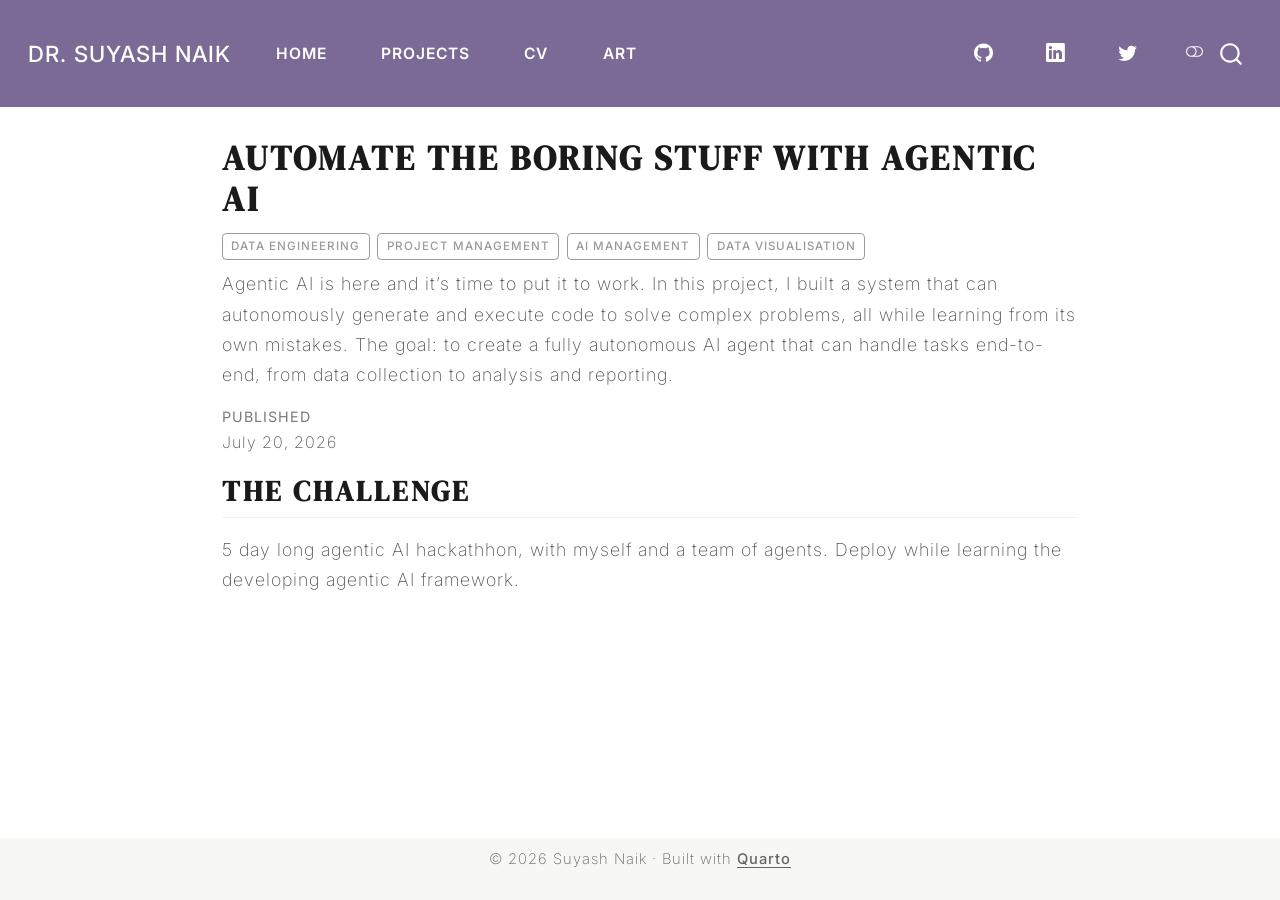
<file: projects/deploy-ai.html>
<!DOCTYPE html>
<html xmlns="http://www.w3.org/1999/xhtml" lang="en" xml:lang="en"><head>

<meta charset="utf-8">
<meta name="generator" content="quarto-1.9.38">

<meta name="viewport" content="width=device-width, initial-scale=1.0, user-scalable=yes">

<meta name="dcterms.date" content="2026-07-20">
<meta name="description" content="Agentic AI is here and it’s time to put it to work. In this project, I built a system that can autonomously generate and execute code to solve complex problems, all while learning from its own mistakes. The goal: to create a fully autonomous AI agent that can handle tasks end-to-end, from data collection to analysis and reporting.">

<title>Automate the boring stuff with Agentic AI – Dr.&nbsp;Suyash Naik</title>
<style>
/* Default styles provided by pandoc.
** See https://pandoc.org/MANUAL.html#variables-for-html for config info.
*/
code{white-space: pre-wrap;}
span.smallcaps{font-variant: small-caps;}
div.columns{display: flex; gap: min(4vw, 1.5em);}
div.column{flex: auto; overflow-x: auto;}
div.hanging-indent{margin-left: 1.5em; text-indent: -1.5em;}
ul.task-list{list-style: none;}
ul.task-list li input[type="checkbox"] {
  width: 0.8em;
  margin: 0 0.8em 0.2em -1em; /* quarto-specific, see https://github.com/quarto-dev/quarto-cli/issues/4556 */ 
  vertical-align: middle;
}
</style>


<script src="../site_libs/quarto-nav/quarto-nav.js"></script>
<script src="../site_libs/clipboard/clipboard.min.js"></script>
<script src="../site_libs/quarto-search/autocomplete.umd.js"></script>
<script src="../site_libs/quarto-search/fuse.min.js"></script>
<script src="../site_libs/quarto-search/quarto-search.js"></script>
<meta name="quarto:offset" content="../">
<link href="../assets/img/favicon.ico" rel="icon">
<script src="../site_libs/quarto-html/quarto.js" type="module"></script>
<script src="../site_libs/quarto-html/tabsets/tabsets.js" type="module"></script>
<script src="../site_libs/quarto-html/popper.min.js"></script>
<script src="../site_libs/quarto-html/tippy.umd.min.js"></script>
<link href="../site_libs/quarto-html/tippy.css" rel="stylesheet">
<link href="../site_libs/quarto-html/quarto-syntax-highlighting-15634bcf2e68342d4ad2dfa704d543f6.css" rel="stylesheet" class="quarto-color-scheme" id="quarto-text-highlighting-styles">
<link href="../site_libs/quarto-html/quarto-syntax-highlighting-dark-0a6b7249c26820e032cb0bd839ff02b1.css" rel="stylesheet" class="quarto-color-scheme quarto-color-alternate" id="quarto-text-highlighting-styles">
<link href="../site_libs/quarto-html/quarto-syntax-highlighting-15634bcf2e68342d4ad2dfa704d543f6.css" rel="stylesheet" class="quarto-color-scheme-extra" id="quarto-text-highlighting-styles">
<script src="../site_libs/bootstrap/bootstrap.min.js"></script>
<link href="../site_libs/bootstrap/bootstrap-icons.css" rel="stylesheet">
<link href="../site_libs/bootstrap/bootstrap-7963d5d5d32772febe7f11518496a732.min.css" rel="stylesheet" append-hash="true" class="quarto-color-scheme" id="quarto-bootstrap" data-mode="light">
<link href="../site_libs/bootstrap/bootstrap-dark-8d0ef56c1c810f3213f0ab3192cff152.min.css" rel="stylesheet" append-hash="true" class="quarto-color-scheme quarto-color-alternate" id="quarto-bootstrap" data-mode="dark">
<link href="../site_libs/bootstrap/bootstrap-7963d5d5d32772febe7f11518496a732.min.css" rel="stylesheet" append-hash="true" class="quarto-color-scheme-extra" id="quarto-bootstrap" data-mode="light">
<script id="quarto-search-options" type="application/json">{
  "location": "navbar",
  "copy-button": false,
  "collapse-after": 3,
  "panel-placement": "end",
  "type": "overlay",
  "limit": 50,
  "keyboard-shortcut": [
    "f",
    "/",
    "s"
  ],
  "show-item-context": false,
  "language": {
    "search-no-results-text": "No results",
    "search-matching-documents-text": "matching documents",
    "search-copy-link-title": "Copy link to search",
    "search-hide-matches-text": "Hide additional matches",
    "search-more-match-text": "more match in this document",
    "search-more-matches-text": "more matches in this document",
    "search-clear-button-title": "Clear",
    "search-text-placeholder": "",
    "search-detached-cancel-button-title": "Cancel",
    "search-submit-button-title": "Submit",
    "search-label": "Search"
  }
}</script>
<style>html{ scroll-behavior: smooth; }</style>


</head>

<body class="nav-fixed fullcontent quarto-light"><script id="quarto-html-before-body" type="application/javascript">
    const toggleBodyColorMode = (bsSheetEl) => {
      const mode = bsSheetEl.getAttribute("data-mode");
      const bodyEl = window.document.querySelector("body");
      if (mode === "dark") {
        bodyEl.classList.add("quarto-dark");
        bodyEl.classList.remove("quarto-light");
      } else {
        bodyEl.classList.add("quarto-light");
        bodyEl.classList.remove("quarto-dark");
      }
    }
    const toggleBodyColorPrimary = () => {
      const bsSheetEl = window.document.querySelector("link#quarto-bootstrap:not([rel=disabled-stylesheet])");
      if (bsSheetEl) {
        toggleBodyColorMode(bsSheetEl);
      }
    }
    const setColorSchemeToggle = (alternate) => {
      const toggles = window.document.querySelectorAll('.quarto-color-scheme-toggle');
      for (let i=0; i < toggles.length; i++) {
        const toggle = toggles[i];
        if (toggle) {
          if (alternate) {
            toggle.classList.add("alternate");
          } else {
            toggle.classList.remove("alternate");
          }
        }
      }
    };
    const toggleColorMode = (alternate) => {
      // Switch the stylesheets
      const primaryStylesheets = window.document.querySelectorAll('link.quarto-color-scheme:not(.quarto-color-alternate)');
      const alternateStylesheets = window.document.querySelectorAll('link.quarto-color-scheme.quarto-color-alternate');
      manageTransitions('#quarto-margin-sidebar .nav-link', false);
      if (alternate) {
        // note: dark is layered on light, we don't disable primary!
        enableStylesheet(alternateStylesheets);
        for (const sheetNode of alternateStylesheets) {
          if (sheetNode.id === "quarto-bootstrap") {
            toggleBodyColorMode(sheetNode);
          }
        }
      } else {
        disableStylesheet(alternateStylesheets);
        enableStylesheet(primaryStylesheets)
        toggleBodyColorPrimary();
      }
      manageTransitions('#quarto-margin-sidebar .nav-link', true);
      // Switch the toggles
      setColorSchemeToggle(alternate)
      // Hack to workaround the fact that safari doesn't
      // properly recolor the scrollbar when toggling (#1455)
      if (navigator.userAgent.indexOf('Safari') > 0 && navigator.userAgent.indexOf('Chrome') == -1) {
        manageTransitions("body", false);
        window.scrollTo(0, 1);
        setTimeout(() => {
          window.scrollTo(0, 0);
          manageTransitions("body", true);
        }, 40);
      }
    }
    const disableStylesheet = (stylesheets) => {
      for (let i=0; i < stylesheets.length; i++) {
        const stylesheet = stylesheets[i];
        stylesheet.rel = 'disabled-stylesheet';
      }
    }
    const enableStylesheet = (stylesheets) => {
      for (let i=0; i < stylesheets.length; i++) {
        const stylesheet = stylesheets[i];
        if(stylesheet.rel !== 'stylesheet') { // for Chrome, which will still FOUC without this check
          stylesheet.rel = 'stylesheet';
        }
      }
    }
    const manageTransitions = (selector, allowTransitions) => {
      const els = window.document.querySelectorAll(selector);
      for (let i=0; i < els.length; i++) {
        const el = els[i];
        if (allowTransitions) {
          el.classList.remove('notransition');
        } else {
          el.classList.add('notransition');
        }
      }
    }
    const isFileUrl = () => {
      return window.location.protocol === 'file:';
    }
    const hasAlternateSentinel = () => {
      let styleSentinel = getColorSchemeSentinel();
      if (styleSentinel !== null) {
        return styleSentinel === "alternate";
      } else {
        return false;
      }
    }
    const setStyleSentinel = (alternate) => {
      const value = alternate ? "alternate" : "default";
      if (!isFileUrl()) {
        window.localStorage.setItem("quarto-color-scheme", value);
      } else {
        localAlternateSentinel = value;
      }
    }
    const getColorSchemeSentinel = () => {
      if (!isFileUrl()) {
        const storageValue = window.localStorage.getItem("quarto-color-scheme");
        return storageValue != null ? storageValue : localAlternateSentinel;
      } else {
        return localAlternateSentinel;
      }
    }
    const toggleGiscusIfUsed = (isAlternate, darkModeDefault) => {
      const baseTheme = document.querySelector('#giscus-base-theme')?.value ?? 'light';
      const alternateTheme = document.querySelector('#giscus-alt-theme')?.value ?? 'dark';
      let newTheme = '';
      if(authorPrefersDark) {
        newTheme = isAlternate ? baseTheme : alternateTheme;
      } else {
        newTheme = isAlternate ? alternateTheme : baseTheme;
      }
      const changeGiscusTheme = () => {
        // From: https://github.com/giscus/giscus/issues/336
        const sendMessage = (message) => {
          const iframe = document.querySelector('iframe.giscus-frame');
          if (!iframe) return;
          iframe.contentWindow.postMessage({ giscus: message }, 'https://giscus.app');
        }
        sendMessage({
          setConfig: {
            theme: newTheme
          }
        });
      }
      const isGiscussLoaded = window.document.querySelector('iframe.giscus-frame') !== null;
      if (isGiscussLoaded) {
        changeGiscusTheme();
      }
    };
    const authorPrefersDark = false;
    const darkModeDefault = authorPrefersDark;
      document.querySelector('link#quarto-text-highlighting-styles.quarto-color-scheme-extra').rel = 'disabled-stylesheet';
      document.querySelector('link#quarto-bootstrap.quarto-color-scheme-extra').rel = 'disabled-stylesheet';
    let localAlternateSentinel = darkModeDefault ? 'alternate' : 'default';
    // Dark / light mode switch
    window.quartoToggleColorScheme = () => {
      // Read the current dark / light value
      let toAlternate = !hasAlternateSentinel();
      toggleColorMode(toAlternate);
      setStyleSentinel(toAlternate);
      toggleGiscusIfUsed(toAlternate, darkModeDefault);
      window.dispatchEvent(new Event('resize'));
    };
    // Switch to dark mode if need be
    if (hasAlternateSentinel()) {
      toggleColorMode(true);
    } else {
      toggleColorMode(false);
    }
  </script>

<div id="quarto-search-results"></div>
  <header id="quarto-header" class="headroom fixed-top">
    <nav class="navbar navbar-expand-lg " data-bs-theme="dark">
      <div class="navbar-container container-fluid">
      <div class="navbar-brand-container mx-auto">
    <a class="navbar-brand" href="../index.html">
    <span class="navbar-title">Dr.&nbsp;Suyash Naik</span>
    </a>
  </div>
            <div id="quarto-search" class="" title="Search"></div>
          <button class="navbar-toggler" type="button" data-bs-toggle="collapse" data-bs-target="#navbarCollapse" aria-controls="navbarCollapse" role="menu" aria-expanded="false" aria-label="Toggle navigation" onclick="if (window.quartoToggleHeadroom) { window.quartoToggleHeadroom(); }">
  <span class="navbar-toggler-icon"></span>
</button>
          <div class="collapse navbar-collapse" id="navbarCollapse">
            <ul class="navbar-nav navbar-nav-scroll me-auto">
  <li class="nav-item">
    <a class="nav-link" href="../index.html"> 
<span class="menu-text">Home</span></a>
  </li>  
  <li class="nav-item">
    <a class="nav-link" href="../projects/index.html"> 
<span class="menu-text">Projects</span></a>
  </li>  
  <li class="nav-item">
    <a class="nav-link" href="../cv.html"> 
<span class="menu-text">CV</span></a>
  </li>  
  <li class="nav-item">
    <a class="nav-link" href="../art/index.html"> 
<span class="menu-text">Art</span></a>
  </li>  
</ul>
            <ul class="navbar-nav navbar-nav-scroll ms-auto">
  <li class="nav-item compact">
    <a class="nav-link" href="https://github.com/Suyash-Naik"> <i class="bi bi-github" role="img" aria-label="GitHub">
</i> 
<span class="menu-text"></span></a>
  </li>  
  <li class="nav-item compact">
    <a class="nav-link" href="https://www.linkedin.com/in/suyash-naik-s167s/"> <i class="bi bi-linkedin" role="img" aria-label="LinkedIn">
</i> 
<span class="menu-text"></span></a>
  </li>  
  <li class="nav-item compact">
    <a class="nav-link" href="https://twitter.com/SuyashNaik6"> <i class="bi bi-twitter" role="img" aria-label="Twitter">
</i> 
<span class="menu-text"></span></a>
  </li>  
</ul>
          </div> <!-- /navcollapse -->
            <div class="quarto-navbar-tools">
  <a href="" class="quarto-color-scheme-toggle quarto-navigation-tool  px-1" onclick="window.quartoToggleColorScheme(); return false;" title="Toggle dark mode"><i class="bi"></i></a>
</div>
      </div> <!-- /container-fluid -->
    </nav>
</header>
<!-- content -->
<div id="quarto-content" class="quarto-container page-columns page-rows-contents page-layout-article page-navbar">
<!-- sidebar -->
<!-- margin-sidebar -->
    
<!-- main -->
<main class="content" id="quarto-document-content">


<header id="title-block-header" class="quarto-title-block default">
<div class="quarto-title">
<h1 class="title">Automate the boring stuff with Agentic AI</h1>
  <div class="quarto-categories">
    <div class="quarto-category">Data Engineering</div>
    <div class="quarto-category">Project Management</div>
    <div class="quarto-category">AI Management</div>
    <div class="quarto-category">Data Visualisation</div>
  </div>
  </div>

<div>
  <div class="description">
    Agentic AI is here and it’s time to put it to work. In this project, I built a system that can autonomously generate and execute code to solve complex problems, all while learning from its own mistakes. The goal: to create a fully autonomous AI agent that can handle tasks end-to-end, from data collection to analysis and reporting.
  </div>
</div>


<div class="quarto-title-meta">

    
    <div>
    <div class="quarto-title-meta-heading">Published</div>
    <div class="quarto-title-meta-contents">
      <p class="date">July 20, 2026</p>
    </div>
  </div>
  
    
  </div>
  


</header>


<section id="the-challenge" class="level2">
<h2 data-anchor-id="the-challenge">The Challenge</h2>
<p>5 day long agentic AI hackathhon, with myself and a team of agents. Deploy while learning the developing agentic AI framework.</p>


</section>

</main> <!-- /main -->
<script id="quarto-html-after-body" type="application/javascript">
  window.document.addEventListener("DOMContentLoaded", function (event) {
    // Ensure there is a toggle, if there isn't float one in the top right
    if (window.document.querySelector('.quarto-color-scheme-toggle') === null) {
      const a = window.document.createElement('a');
      a.classList.add('top-right');
      a.classList.add('quarto-color-scheme-toggle');
      a.href = "";
      a.onclick = function() { try { window.quartoToggleColorScheme(); } catch {} return false; };
      const i = window.document.createElement("i");
      i.classList.add('bi');
      a.appendChild(i);
      window.document.body.appendChild(a);
    }
    setColorSchemeToggle(hasAlternateSentinel())
    const isCodeAnnotation = (el) => {
      for (const clz of el.classList) {
        if (clz.startsWith('code-annotation-')) {                     
          return true;
        }
      }
      return false;
    }
    const onCopySuccess = function(e) {
      // button target
      const button = e.trigger;
      // don't keep focus
      button.blur();
      // flash "checked"
      button.classList.add('code-copy-button-checked');
      var currentTitle = button.getAttribute("title");
      button.setAttribute("title", "Copied!");
      let tooltip;
      if (window.bootstrap) {
        button.setAttribute("data-bs-toggle", "tooltip");
        button.setAttribute("data-bs-placement", "left");
        button.setAttribute("data-bs-title", "Copied!");
        tooltip = new bootstrap.Tooltip(button, 
          { trigger: "manual", 
            customClass: "code-copy-button-tooltip",
            offset: [0, -8]});
        tooltip.show();    
      }
      setTimeout(function() {
        if (tooltip) {
          tooltip.hide();
          button.removeAttribute("data-bs-title");
          button.removeAttribute("data-bs-toggle");
          button.removeAttribute("data-bs-placement");
        }
        button.setAttribute("title", currentTitle);
        button.classList.remove('code-copy-button-checked');
      }, 1000);
      // clear code selection
      e.clearSelection();
    }
    const getTextToCopy = function(trigger) {
      const outerScaffold = trigger.parentElement.cloneNode(true);
      const codeEl = outerScaffold.querySelector('code');
      for (const childEl of codeEl.children) {
        if (isCodeAnnotation(childEl)) {
          childEl.remove();
        }
      }
      return codeEl.innerText;
    }
    const clipboard = new window.ClipboardJS('.code-copy-button:not([data-in-quarto-modal])', {
      text: getTextToCopy
    });
    clipboard.on('success', onCopySuccess);
    if (window.document.getElementById('quarto-embedded-source-code-modal')) {
      const clipboardModal = new window.ClipboardJS('.code-copy-button[data-in-quarto-modal]', {
        text: getTextToCopy,
        container: window.document.getElementById('quarto-embedded-source-code-modal')
      });
      clipboardModal.on('success', onCopySuccess);
    }
      var localhostRegex = new RegExp(/^(?:http|https):\/\/localhost\:?[0-9]*\//);
      var mailtoRegex = new RegExp(/^mailto:/);
        var filterRegex = new RegExp("https:\/\/suyashnaik\.com");
      var isInternal = (href) => {
          return filterRegex.test(href) || localhostRegex.test(href) || mailtoRegex.test(href);
      }
      // Inspect non-navigation links and adorn them if external
     var links = window.document.querySelectorAll('a[href]:not(.nav-link):not(.navbar-brand):not(.toc-action):not(.sidebar-link):not(.sidebar-item-toggle):not(.pagination-link):not(.no-external):not([aria-hidden]):not(.dropdown-item):not(.quarto-navigation-tool):not(.about-link)');
      for (var i=0; i<links.length; i++) {
        const link = links[i];
        if (!isInternal(link.href)) {
          // undo the damage that might have been done by quarto-nav.js in the case of
          // links that we want to consider external
          if (link.dataset.originalHref !== undefined) {
            link.href = link.dataset.originalHref;
          }
        }
      }
    function tippyHover(el, contentFn, onTriggerFn, onUntriggerFn) {
      const config = {
        allowHTML: true,
        maxWidth: 500,
        delay: 100,
        arrow: false,
        appendTo: function(el) {
            return el.parentElement;
        },
        interactive: true,
        interactiveBorder: 10,
        theme: 'quarto',
        placement: 'bottom-start',
      };
      if (contentFn) {
        config.content = contentFn;
      }
      if (onTriggerFn) {
        config.onTrigger = onTriggerFn;
      }
      if (onUntriggerFn) {
        config.onUntrigger = onUntriggerFn;
      }
      window.tippy(el, config); 
    }
    const noterefs = window.document.querySelectorAll('a[role="doc-noteref"]');
    for (var i=0; i<noterefs.length; i++) {
      const ref = noterefs[i];
      tippyHover(ref, function() {
        // use id or data attribute instead here
        let href = ref.getAttribute('data-footnote-href') || ref.getAttribute('href');
        try { href = new URL(href).hash; } catch {}
        const id = href.replace(/^#\/?/, "");
        const note = window.document.getElementById(id);
        if (note) {
          return note.innerHTML;
        } else {
          return "";
        }
      });
    }
    const xrefs = window.document.querySelectorAll('a.quarto-xref');
    const processXRef = (id, note) => {
      // Strip column container classes
      const stripColumnClz = (el) => {
        el.classList.remove("page-full", "page-columns");
        if (el.children) {
          for (const child of el.children) {
            stripColumnClz(child);
          }
        }
      }
      stripColumnClz(note)
      if (id === null || id.startsWith('sec-')) {
        // Special case sections, only their first couple elements
        const container = document.createElement("div");
        if (note.children && note.children.length > 2) {
          container.appendChild(note.children[0].cloneNode(true));
          for (let i = 1; i < note.children.length; i++) {
            const child = note.children[i];
            if (child.tagName === "P" && child.innerText === "") {
              continue;
            } else {
              container.appendChild(child.cloneNode(true));
              break;
            }
          }
          if (window.Quarto?.typesetMath) {
            window.Quarto.typesetMath(container);
          }
          return container.innerHTML
        } else {
          if (window.Quarto?.typesetMath) {
            window.Quarto.typesetMath(note);
          }
          return note.innerHTML;
        }
      } else {
        // Remove any anchor links if they are present
        const anchorLink = note.querySelector('a.anchorjs-link');
        if (anchorLink) {
          anchorLink.remove();
        }
        if (window.Quarto?.typesetMath) {
          window.Quarto.typesetMath(note);
        }
        if (note.classList.contains("callout")) {
          return note.outerHTML;
        } else {
          return note.innerHTML;
        }
      }
    }
    for (var i=0; i<xrefs.length; i++) {
      const xref = xrefs[i];
      tippyHover(xref, undefined, function(instance) {
        instance.disable();
        let url = xref.getAttribute('href');
        let hash = undefined; 
        if (url.startsWith('#')) {
          hash = url;
        } else {
          try { hash = new URL(url).hash; } catch {}
        }
        if (hash) {
          const id = hash.replace(/^#\/?/, "");
          const note = window.document.getElementById(id);
          if (note !== null) {
            try {
              const html = processXRef(id, note.cloneNode(true));
              instance.setContent(html);
            } finally {
              instance.enable();
              instance.show();
            }
          } else {
            // See if we can fetch this
            fetch(url.split('#')[0])
            .then(res => res.text())
            .then(html => {
              const parser = new DOMParser();
              const htmlDoc = parser.parseFromString(html, "text/html");
              const note = htmlDoc.getElementById(id);
              if (note !== null) {
                const html = processXRef(id, note);
                instance.setContent(html);
              } 
            }).finally(() => {
              instance.enable();
              instance.show();
            });
          }
        } else {
          // See if we can fetch a full url (with no hash to target)
          // This is a special case and we should probably do some content thinning / targeting
          fetch(url)
          .then(res => res.text())
          .then(html => {
            const parser = new DOMParser();
            const htmlDoc = parser.parseFromString(html, "text/html");
            const note = htmlDoc.querySelector('main.content');
            if (note !== null) {
              // This should only happen for chapter cross references
              // (since there is no id in the URL)
              // remove the first header
              if (note.children.length > 0 && note.children[0].tagName === "HEADER") {
                note.children[0].remove();
              }
              const html = processXRef(null, note);
              instance.setContent(html);
            } 
          }).finally(() => {
            instance.enable();
            instance.show();
          });
        }
      }, function(instance) {
      });
    }
        let selectedAnnoteEl;
        const selectorForAnnotation = ( cell, annotation) => {
          let cellAttr = 'data-code-cell="' + cell + '"';
          let lineAttr = 'data-code-annotation="' +  annotation + '"';
          const selector = 'span[' + cellAttr + '][' + lineAttr + ']';
          return selector;
        }
        const selectCodeLines = (annoteEl) => {
          const doc = window.document;
          const targetCell = annoteEl.getAttribute("data-target-cell");
          const targetAnnotation = annoteEl.getAttribute("data-target-annotation");
          const annoteSpan = window.document.querySelector(selectorForAnnotation(targetCell, targetAnnotation));
          const lines = annoteSpan.getAttribute("data-code-lines").split(",");
          const lineIds = lines.map((line) => {
            return targetCell + "-" + line;
          })
          let top = null;
          let height = null;
          let parent = null;
          if (lineIds.length > 0) {
              //compute the position of the single el (top and bottom and make a div)
              const el = window.document.getElementById(lineIds[0]);
              top = el.offsetTop;
              height = el.offsetHeight;
              parent = el.parentElement.parentElement;
            if (lineIds.length > 1) {
              const lastEl = window.document.getElementById(lineIds[lineIds.length - 1]);
              const bottom = lastEl.offsetTop + lastEl.offsetHeight;
              height = bottom - top;
            }
            if (top !== null && height !== null && parent !== null) {
              // cook up a div (if necessary) and position it 
              let div = window.document.getElementById("code-annotation-line-highlight");
              if (div === null) {
                div = window.document.createElement("div");
                div.setAttribute("id", "code-annotation-line-highlight");
                div.style.position = 'absolute';
                parent.appendChild(div);
              }
              div.style.top = top - 2 + "px";
              div.style.height = height + 4 + "px";
              div.style.left = 0;
              let gutterDiv = window.document.getElementById("code-annotation-line-highlight-gutter");
              if (gutterDiv === null) {
                gutterDiv = window.document.createElement("div");
                gutterDiv.setAttribute("id", "code-annotation-line-highlight-gutter");
                gutterDiv.style.position = 'absolute';
                const codeCell = window.document.getElementById(targetCell);
                const gutter = codeCell.querySelector('.code-annotation-gutter');
                gutter.appendChild(gutterDiv);
              }
              gutterDiv.style.top = top - 2 + "px";
              gutterDiv.style.height = height + 4 + "px";
            }
            selectedAnnoteEl = annoteEl;
          }
        };
        const unselectCodeLines = () => {
          const elementsIds = ["code-annotation-line-highlight", "code-annotation-line-highlight-gutter"];
          elementsIds.forEach((elId) => {
            const div = window.document.getElementById(elId);
            if (div) {
              div.remove();
            }
          });
          selectedAnnoteEl = undefined;
        };
          // Handle positioning of the toggle
      window.addEventListener(
        "resize",
        throttle(() => {
          elRect = undefined;
          if (selectedAnnoteEl) {
            selectCodeLines(selectedAnnoteEl);
          }
        }, 10)
      );
      function throttle(fn, ms) {
      let throttle = false;
      let timer;
        return (...args) => {
          if(!throttle) { // first call gets through
              fn.apply(this, args);
              throttle = true;
          } else { // all the others get throttled
              if(timer) clearTimeout(timer); // cancel #2
              timer = setTimeout(() => {
                fn.apply(this, args);
                timer = throttle = false;
              }, ms);
          }
        };
      }
        // Attach click handler to the DT
        const annoteDls = window.document.querySelectorAll('dt[data-target-cell]');
        for (const annoteDlNode of annoteDls) {
          annoteDlNode.addEventListener('click', (event) => {
            const clickedEl = event.target;
            if (clickedEl !== selectedAnnoteEl) {
              unselectCodeLines();
              const activeEl = window.document.querySelector('dt[data-target-cell].code-annotation-active');
              if (activeEl) {
                activeEl.classList.remove('code-annotation-active');
              }
              selectCodeLines(clickedEl);
              clickedEl.classList.add('code-annotation-active');
            } else {
              // Unselect the line
              unselectCodeLines();
              clickedEl.classList.remove('code-annotation-active');
            }
          });
        }
    const findCites = (el) => {
      const parentEl = el.parentElement;
      if (parentEl) {
        const cites = parentEl.dataset.cites;
        if (cites) {
          return {
            el,
            cites: cites.split(' ')
          };
        } else {
          return findCites(el.parentElement)
        }
      } else {
        return undefined;
      }
    };
    var bibliorefs = window.document.querySelectorAll('a[role="doc-biblioref"]');
    for (var i=0; i<bibliorefs.length; i++) {
      const ref = bibliorefs[i];
      const citeInfo = findCites(ref);
      if (citeInfo) {
        tippyHover(citeInfo.el, function() {
          var popup = window.document.createElement('div');
          citeInfo.cites.forEach(function(cite) {
            var citeDiv = window.document.createElement('div');
            citeDiv.classList.add('hanging-indent');
            citeDiv.classList.add('csl-entry');
            var biblioDiv = window.document.getElementById('ref-' + cite);
            if (biblioDiv) {
              citeDiv.innerHTML = biblioDiv.innerHTML;
            }
            popup.appendChild(citeDiv);
          });
          return popup.innerHTML;
        });
      }
    }
  });
  </script>
</div> <!-- /content -->
<footer class="footer">
  <div class="nav-footer">
    <div class="nav-footer-left">
      &nbsp;
    </div>   
    <div class="nav-footer-center">
<p>© 2026 Suyash Naik · Built with <a href="https://quarto.org">Quarto</a></p>
</div>
    <div class="nav-footer-right">
      &nbsp;
    </div>
  </div>
</footer>




<script src="../site_libs/quarto-html/zenscroll-min.js"></script>
</body></html>
</file>
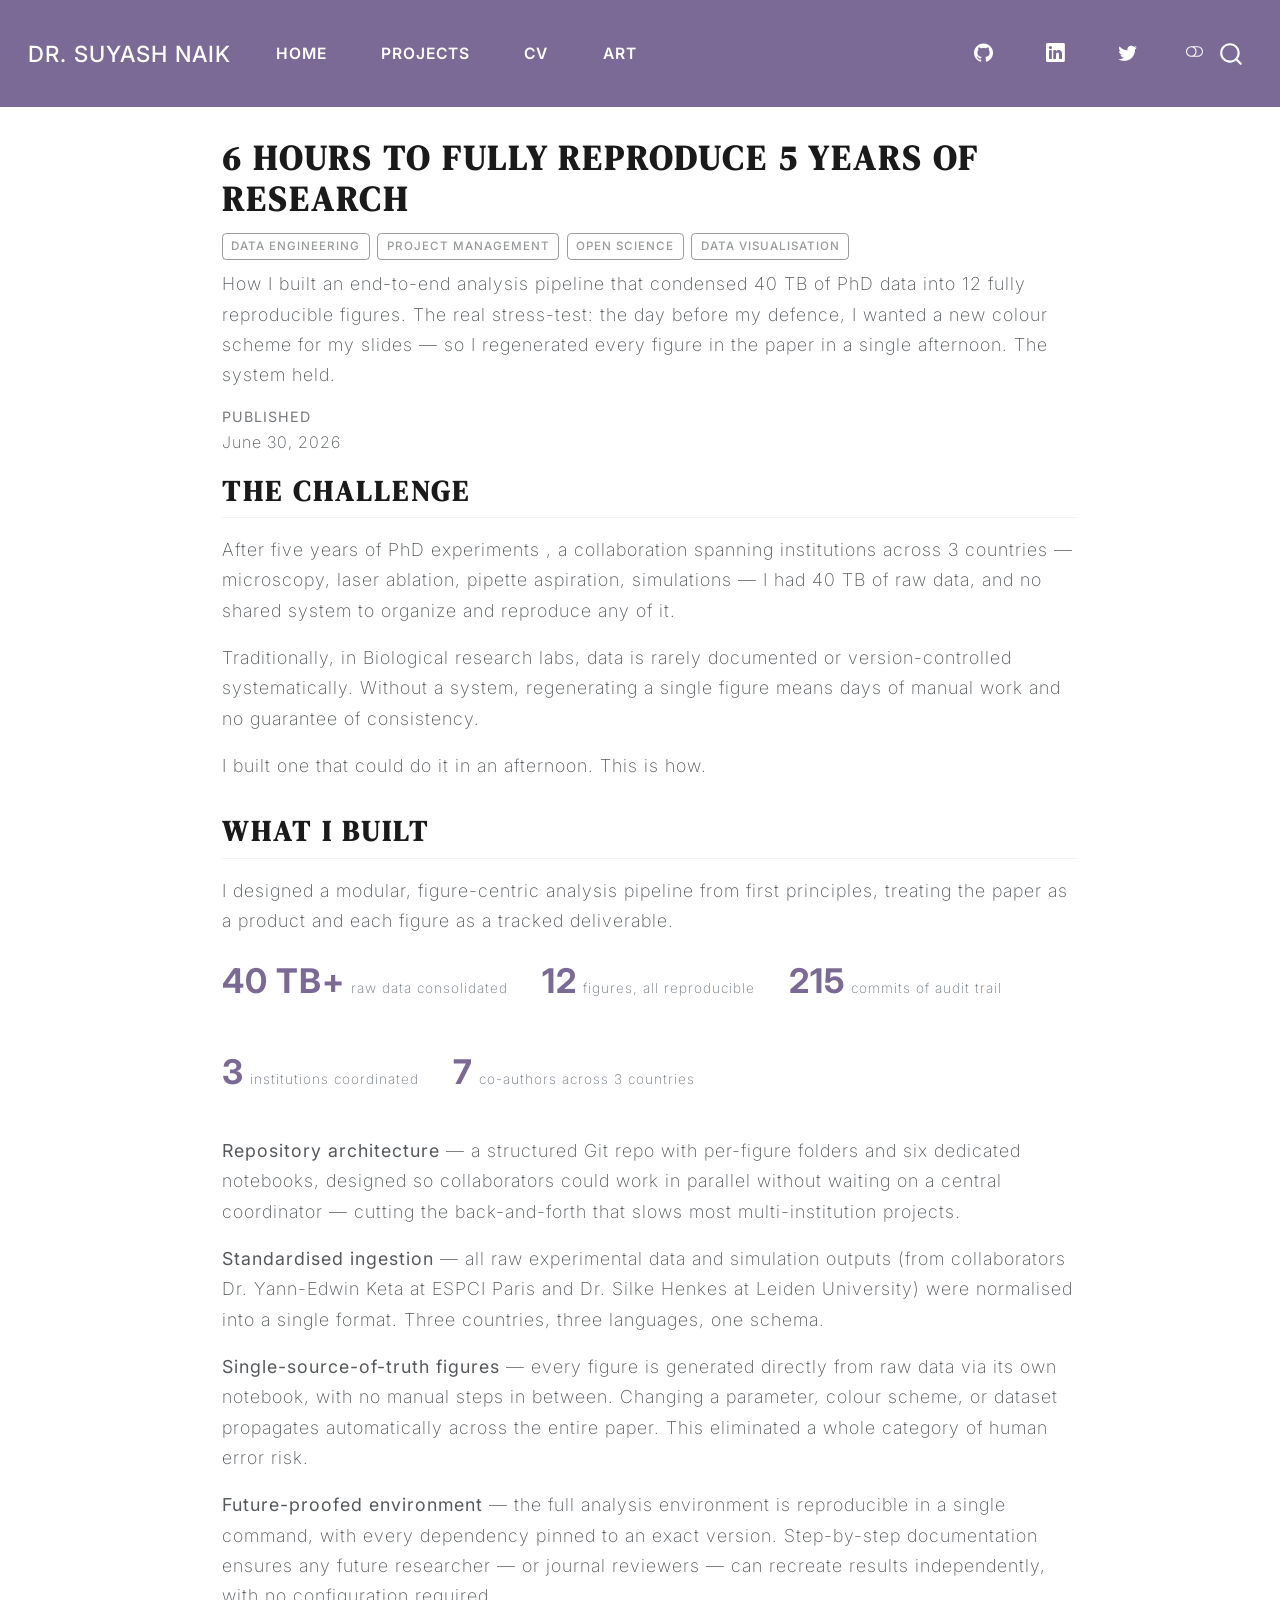
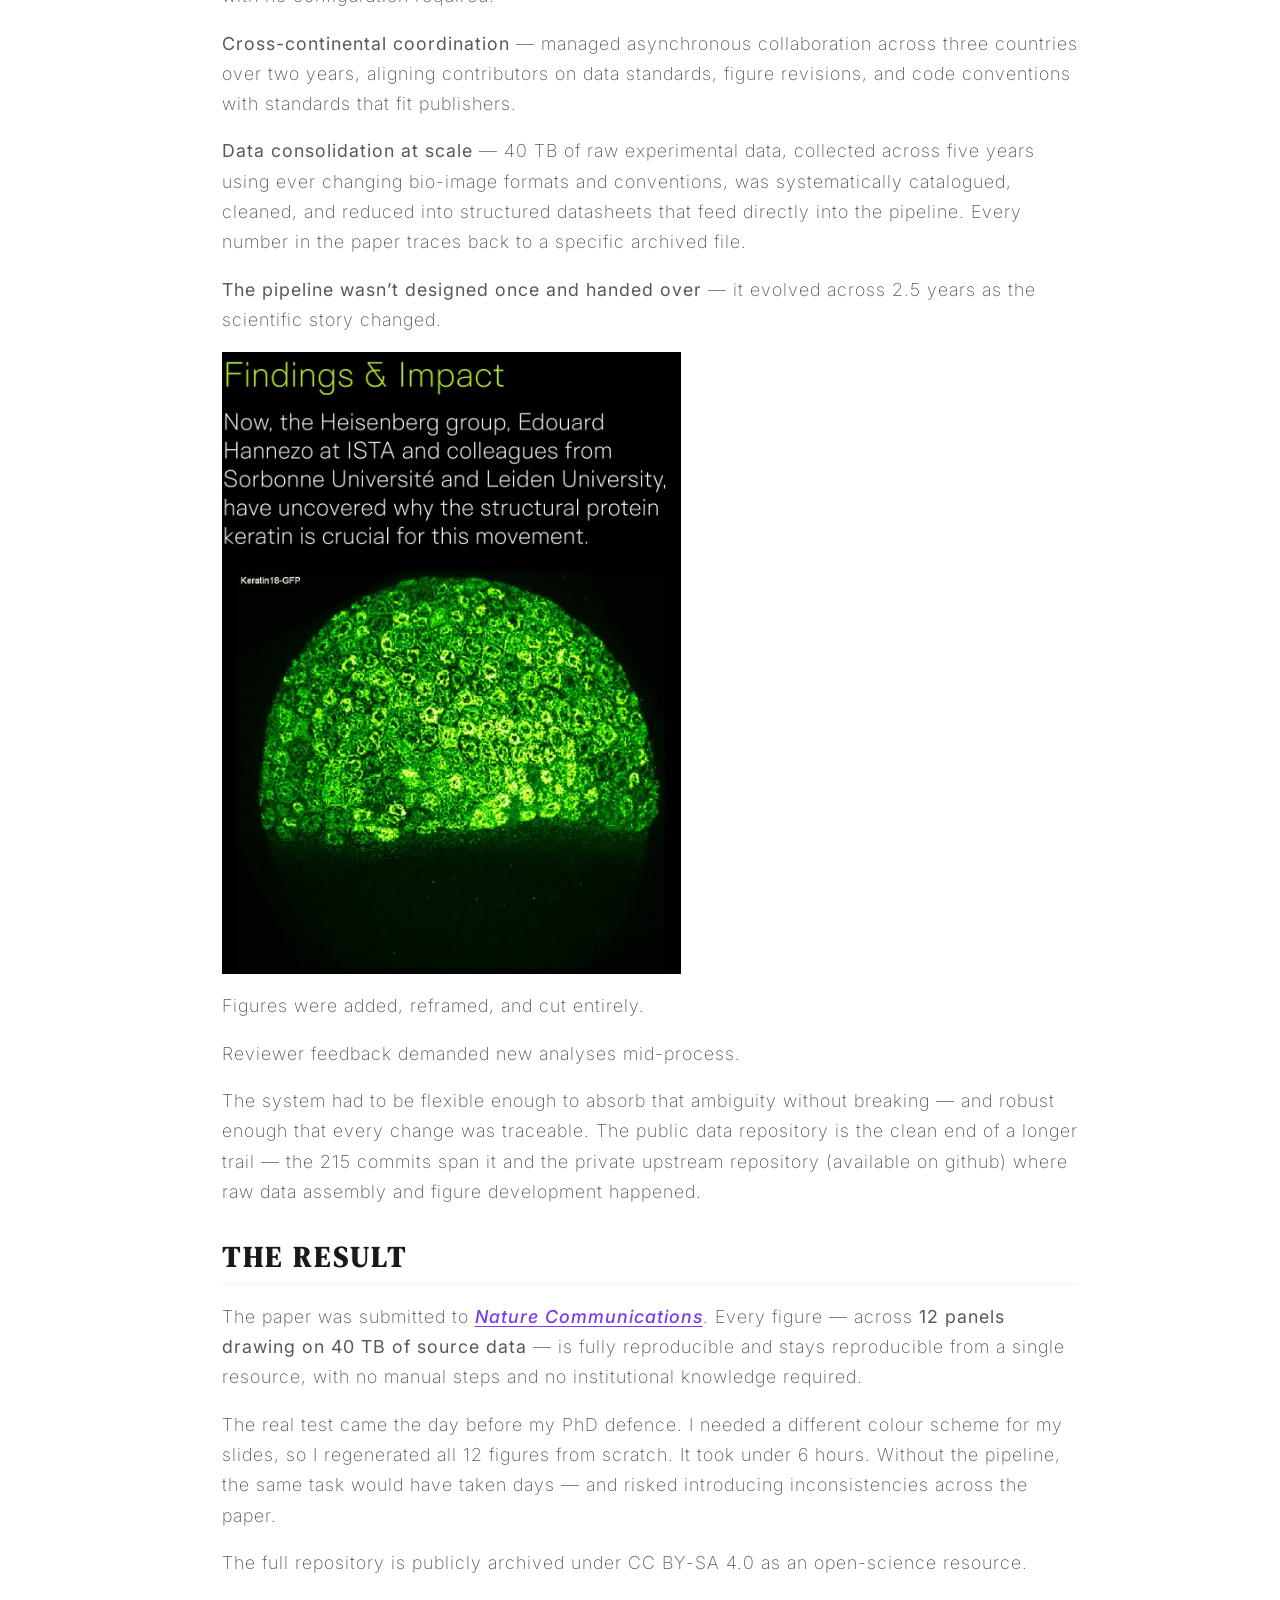
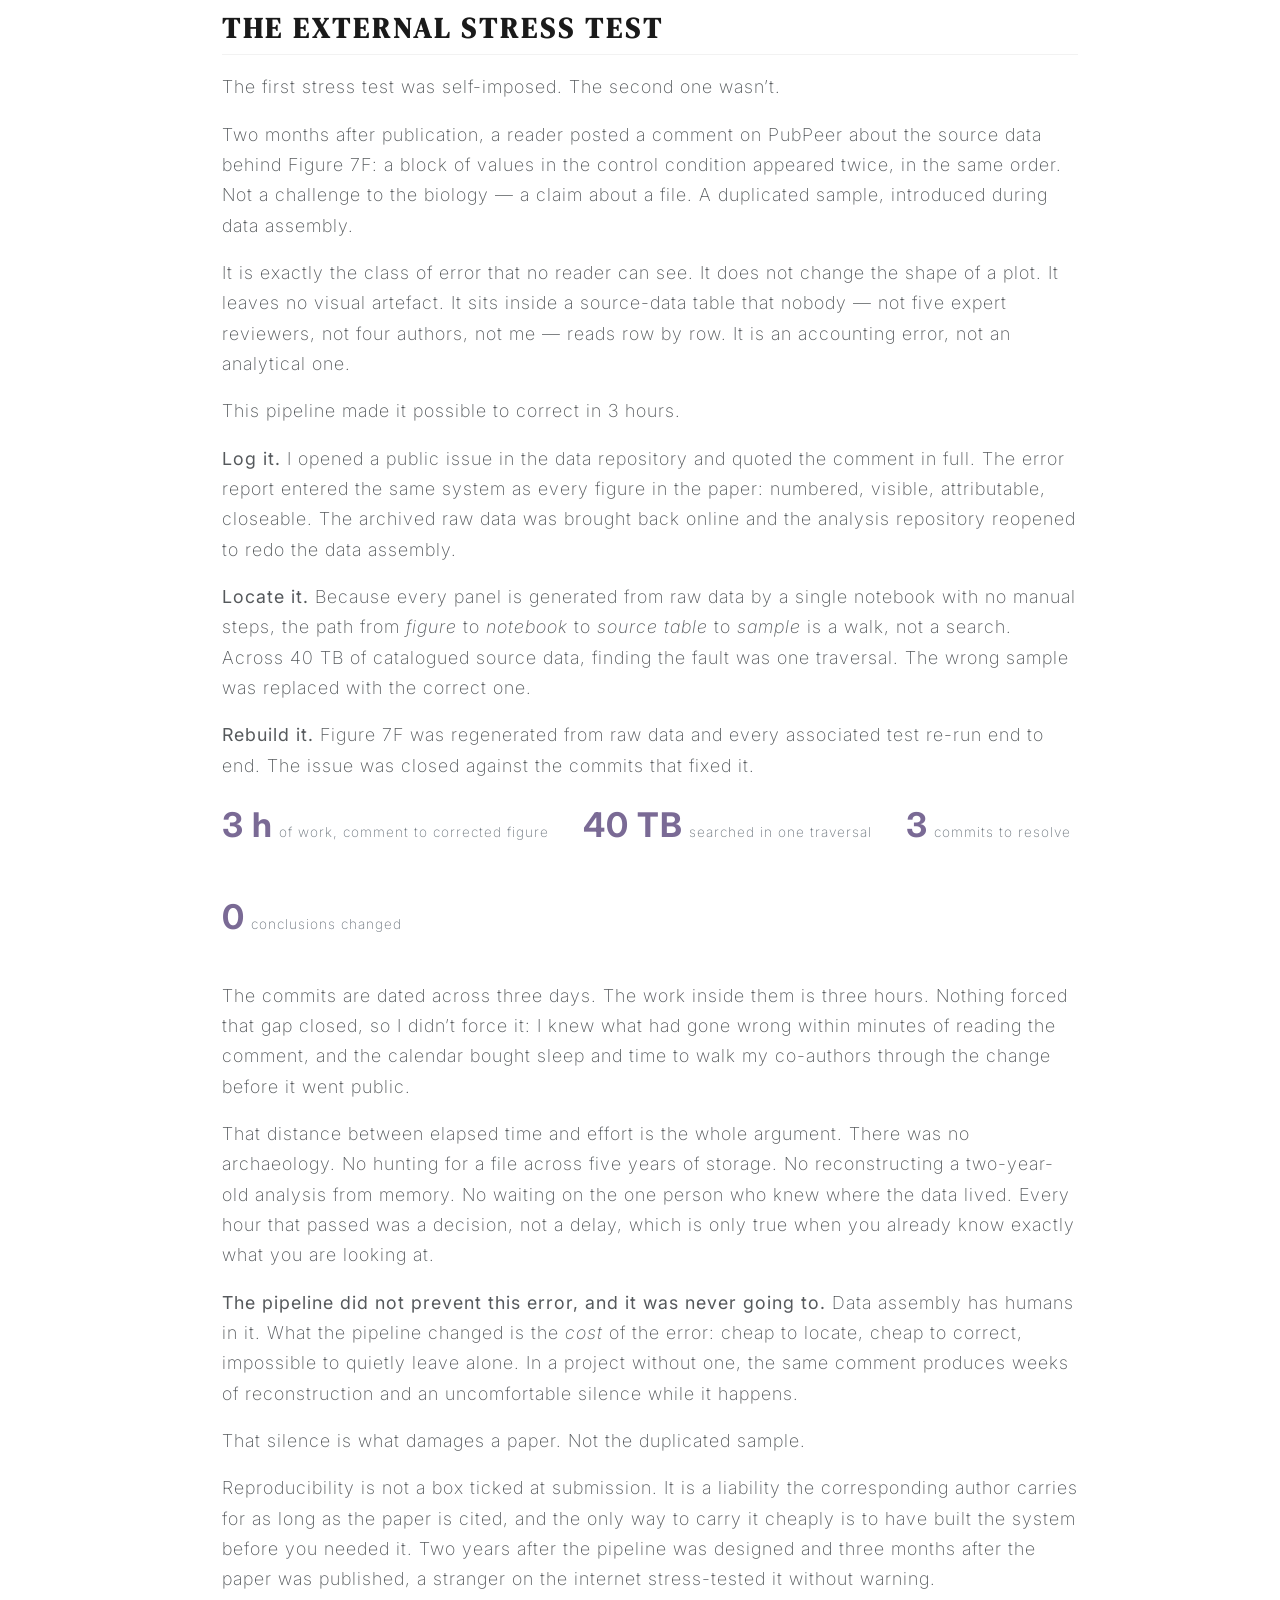
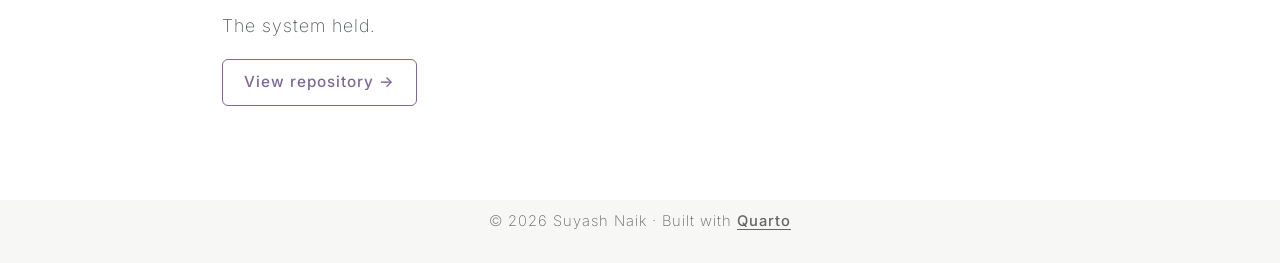
<file: projects/efficiency-pipeline.html>
<!DOCTYPE html>
<html xmlns="http://www.w3.org/1999/xhtml" lang="en" xml:lang="en"><head>

<meta charset="utf-8">
<meta name="generator" content="quarto-1.9.38">

<meta name="viewport" content="width=device-width, initial-scale=1.0, user-scalable=yes">

<meta name="dcterms.date" content="2026-06-30">
<meta name="description" content="How I built an end-to-end analysis pipeline that condensed 40 TB of PhD data into 12 fully reproducible figures. The real stress-test: the day before my defence, I wanted a new colour scheme for my slides — so I regenerated every figure in the paper in a single afternoon. The system held.">

<title>6 Hours to Fully Reproduce 5 Years of Research – Dr.&nbsp;Suyash Naik</title>
<style>
/* Default styles provided by pandoc.
** See https://pandoc.org/MANUAL.html#variables-for-html for config info.
*/
code{white-space: pre-wrap;}
span.smallcaps{font-variant: small-caps;}
div.columns{display: flex; gap: min(4vw, 1.5em);}
div.column{flex: auto; overflow-x: auto;}
div.hanging-indent{margin-left: 1.5em; text-indent: -1.5em;}
ul.task-list{list-style: none;}
ul.task-list li input[type="checkbox"] {
  width: 0.8em;
  margin: 0 0.8em 0.2em -1em; /* quarto-specific, see https://github.com/quarto-dev/quarto-cli/issues/4556 */ 
  vertical-align: middle;
}
</style>


<script src="../site_libs/quarto-nav/quarto-nav.js"></script>
<script src="../site_libs/clipboard/clipboard.min.js"></script>
<script src="../site_libs/quarto-search/autocomplete.umd.js"></script>
<script src="../site_libs/quarto-search/fuse.min.js"></script>
<script src="../site_libs/quarto-search/quarto-search.js"></script>
<meta name="quarto:offset" content="../">
<link href="../assets/img/favicon.ico" rel="icon">
<script src="../site_libs/quarto-html/quarto.js" type="module"></script>
<script src="../site_libs/quarto-html/tabsets/tabsets.js" type="module"></script>
<script src="../site_libs/quarto-html/popper.min.js"></script>
<script src="../site_libs/quarto-html/tippy.umd.min.js"></script>
<link href="../site_libs/quarto-html/tippy.css" rel="stylesheet">
<link href="../site_libs/quarto-html/quarto-syntax-highlighting-15634bcf2e68342d4ad2dfa704d543f6.css" rel="stylesheet" class="quarto-color-scheme" id="quarto-text-highlighting-styles">
<link href="../site_libs/quarto-html/quarto-syntax-highlighting-dark-0a6b7249c26820e032cb0bd839ff02b1.css" rel="stylesheet" class="quarto-color-scheme quarto-color-alternate" id="quarto-text-highlighting-styles">
<link href="../site_libs/quarto-html/quarto-syntax-highlighting-15634bcf2e68342d4ad2dfa704d543f6.css" rel="stylesheet" class="quarto-color-scheme-extra" id="quarto-text-highlighting-styles">
<script src="../site_libs/bootstrap/bootstrap.min.js"></script>
<link href="../site_libs/bootstrap/bootstrap-icons.css" rel="stylesheet">
<link href="../site_libs/bootstrap/bootstrap-7963d5d5d32772febe7f11518496a732.min.css" rel="stylesheet" append-hash="true" class="quarto-color-scheme" id="quarto-bootstrap" data-mode="light">
<link href="../site_libs/bootstrap/bootstrap-dark-8d0ef56c1c810f3213f0ab3192cff152.min.css" rel="stylesheet" append-hash="true" class="quarto-color-scheme quarto-color-alternate" id="quarto-bootstrap" data-mode="dark">
<link href="../site_libs/bootstrap/bootstrap-7963d5d5d32772febe7f11518496a732.min.css" rel="stylesheet" append-hash="true" class="quarto-color-scheme-extra" id="quarto-bootstrap" data-mode="light">
<script src="../site_libs/quarto-contrib/glightbox/glightbox.min.js"></script>
<link href="../site_libs/quarto-contrib/glightbox/glightbox.min.css" rel="stylesheet">
<link href="../site_libs/quarto-contrib/glightbox/lightbox.css" rel="stylesheet">
<script id="quarto-search-options" type="application/json">{
  "location": "navbar",
  "copy-button": false,
  "collapse-after": 3,
  "panel-placement": "end",
  "type": "overlay",
  "limit": 50,
  "keyboard-shortcut": [
    "f",
    "/",
    "s"
  ],
  "show-item-context": false,
  "language": {
    "search-no-results-text": "No results",
    "search-matching-documents-text": "matching documents",
    "search-copy-link-title": "Copy link to search",
    "search-hide-matches-text": "Hide additional matches",
    "search-more-match-text": "more match in this document",
    "search-more-matches-text": "more matches in this document",
    "search-clear-button-title": "Clear",
    "search-text-placeholder": "",
    "search-detached-cancel-button-title": "Cancel",
    "search-submit-button-title": "Submit",
    "search-label": "Search"
  }
}</script>
<style>html{ scroll-behavior: smooth; }</style>


</head>

<body class="nav-fixed fullcontent quarto-light"><script id="quarto-html-before-body" type="application/javascript">
    const toggleBodyColorMode = (bsSheetEl) => {
      const mode = bsSheetEl.getAttribute("data-mode");
      const bodyEl = window.document.querySelector("body");
      if (mode === "dark") {
        bodyEl.classList.add("quarto-dark");
        bodyEl.classList.remove("quarto-light");
      } else {
        bodyEl.classList.add("quarto-light");
        bodyEl.classList.remove("quarto-dark");
      }
    }
    const toggleBodyColorPrimary = () => {
      const bsSheetEl = window.document.querySelector("link#quarto-bootstrap:not([rel=disabled-stylesheet])");
      if (bsSheetEl) {
        toggleBodyColorMode(bsSheetEl);
      }
    }
    const setColorSchemeToggle = (alternate) => {
      const toggles = window.document.querySelectorAll('.quarto-color-scheme-toggle');
      for (let i=0; i < toggles.length; i++) {
        const toggle = toggles[i];
        if (toggle) {
          if (alternate) {
            toggle.classList.add("alternate");
          } else {
            toggle.classList.remove("alternate");
          }
        }
      }
    };
    const toggleColorMode = (alternate) => {
      // Switch the stylesheets
      const primaryStylesheets = window.document.querySelectorAll('link.quarto-color-scheme:not(.quarto-color-alternate)');
      const alternateStylesheets = window.document.querySelectorAll('link.quarto-color-scheme.quarto-color-alternate');
      manageTransitions('#quarto-margin-sidebar .nav-link', false);
      if (alternate) {
        // note: dark is layered on light, we don't disable primary!
        enableStylesheet(alternateStylesheets);
        for (const sheetNode of alternateStylesheets) {
          if (sheetNode.id === "quarto-bootstrap") {
            toggleBodyColorMode(sheetNode);
          }
        }
      } else {
        disableStylesheet(alternateStylesheets);
        enableStylesheet(primaryStylesheets)
        toggleBodyColorPrimary();
      }
      manageTransitions('#quarto-margin-sidebar .nav-link', true);
      // Switch the toggles
      setColorSchemeToggle(alternate)
      // Hack to workaround the fact that safari doesn't
      // properly recolor the scrollbar when toggling (#1455)
      if (navigator.userAgent.indexOf('Safari') > 0 && navigator.userAgent.indexOf('Chrome') == -1) {
        manageTransitions("body", false);
        window.scrollTo(0, 1);
        setTimeout(() => {
          window.scrollTo(0, 0);
          manageTransitions("body", true);
        }, 40);
      }
    }
    const disableStylesheet = (stylesheets) => {
      for (let i=0; i < stylesheets.length; i++) {
        const stylesheet = stylesheets[i];
        stylesheet.rel = 'disabled-stylesheet';
      }
    }
    const enableStylesheet = (stylesheets) => {
      for (let i=0; i < stylesheets.length; i++) {
        const stylesheet = stylesheets[i];
        if(stylesheet.rel !== 'stylesheet') { // for Chrome, which will still FOUC without this check
          stylesheet.rel = 'stylesheet';
        }
      }
    }
    const manageTransitions = (selector, allowTransitions) => {
      const els = window.document.querySelectorAll(selector);
      for (let i=0; i < els.length; i++) {
        const el = els[i];
        if (allowTransitions) {
          el.classList.remove('notransition');
        } else {
          el.classList.add('notransition');
        }
      }
    }
    const isFileUrl = () => {
      return window.location.protocol === 'file:';
    }
    const hasAlternateSentinel = () => {
      let styleSentinel = getColorSchemeSentinel();
      if (styleSentinel !== null) {
        return styleSentinel === "alternate";
      } else {
        return false;
      }
    }
    const setStyleSentinel = (alternate) => {
      const value = alternate ? "alternate" : "default";
      if (!isFileUrl()) {
        window.localStorage.setItem("quarto-color-scheme", value);
      } else {
        localAlternateSentinel = value;
      }
    }
    const getColorSchemeSentinel = () => {
      if (!isFileUrl()) {
        const storageValue = window.localStorage.getItem("quarto-color-scheme");
        return storageValue != null ? storageValue : localAlternateSentinel;
      } else {
        return localAlternateSentinel;
      }
    }
    const toggleGiscusIfUsed = (isAlternate, darkModeDefault) => {
      const baseTheme = document.querySelector('#giscus-base-theme')?.value ?? 'light';
      const alternateTheme = document.querySelector('#giscus-alt-theme')?.value ?? 'dark';
      let newTheme = '';
      if(authorPrefersDark) {
        newTheme = isAlternate ? baseTheme : alternateTheme;
      } else {
        newTheme = isAlternate ? alternateTheme : baseTheme;
      }
      const changeGiscusTheme = () => {
        // From: https://github.com/giscus/giscus/issues/336
        const sendMessage = (message) => {
          const iframe = document.querySelector('iframe.giscus-frame');
          if (!iframe) return;
          iframe.contentWindow.postMessage({ giscus: message }, 'https://giscus.app');
        }
        sendMessage({
          setConfig: {
            theme: newTheme
          }
        });
      }
      const isGiscussLoaded = window.document.querySelector('iframe.giscus-frame') !== null;
      if (isGiscussLoaded) {
        changeGiscusTheme();
      }
    };
    const authorPrefersDark = false;
    const darkModeDefault = authorPrefersDark;
      document.querySelector('link#quarto-text-highlighting-styles.quarto-color-scheme-extra').rel = 'disabled-stylesheet';
      document.querySelector('link#quarto-bootstrap.quarto-color-scheme-extra').rel = 'disabled-stylesheet';
    let localAlternateSentinel = darkModeDefault ? 'alternate' : 'default';
    // Dark / light mode switch
    window.quartoToggleColorScheme = () => {
      // Read the current dark / light value
      let toAlternate = !hasAlternateSentinel();
      toggleColorMode(toAlternate);
      setStyleSentinel(toAlternate);
      toggleGiscusIfUsed(toAlternate, darkModeDefault);
      window.dispatchEvent(new Event('resize'));
    };
    // Switch to dark mode if need be
    if (hasAlternateSentinel()) {
      toggleColorMode(true);
    } else {
      toggleColorMode(false);
    }
  </script>

<div id="quarto-search-results"></div>
  <header id="quarto-header" class="headroom fixed-top">
    <nav class="navbar navbar-expand-lg " data-bs-theme="dark">
      <div class="navbar-container container-fluid">
      <div class="navbar-brand-container mx-auto">
    <a class="navbar-brand" href="../index.html">
    <span class="navbar-title">Dr.&nbsp;Suyash Naik</span>
    </a>
  </div>
            <div id="quarto-search" class="" title="Search"></div>
          <button class="navbar-toggler" type="button" data-bs-toggle="collapse" data-bs-target="#navbarCollapse" aria-controls="navbarCollapse" role="menu" aria-expanded="false" aria-label="Toggle navigation" onclick="if (window.quartoToggleHeadroom) { window.quartoToggleHeadroom(); }">
  <span class="navbar-toggler-icon"></span>
</button>
          <div class="collapse navbar-collapse" id="navbarCollapse">
            <ul class="navbar-nav navbar-nav-scroll me-auto">
  <li class="nav-item">
    <a class="nav-link" href="../index.html"> 
<span class="menu-text">Home</span></a>
  </li>  
  <li class="nav-item">
    <a class="nav-link" href="../projects/index.html"> 
<span class="menu-text">Projects</span></a>
  </li>  
  <li class="nav-item">
    <a class="nav-link" href="../cv.html"> 
<span class="menu-text">CV</span></a>
  </li>  
  <li class="nav-item">
    <a class="nav-link" href="../art/index.html"> 
<span class="menu-text">Art</span></a>
  </li>  
</ul>
            <ul class="navbar-nav navbar-nav-scroll ms-auto">
  <li class="nav-item compact">
    <a class="nav-link" href="https://github.com/Suyash-Naik"> <i class="bi bi-github" role="img" aria-label="GitHub">
</i> 
<span class="menu-text"></span></a>
  </li>  
  <li class="nav-item compact">
    <a class="nav-link" href="https://www.linkedin.com/in/suyash-naik-s167s/"> <i class="bi bi-linkedin" role="img" aria-label="LinkedIn">
</i> 
<span class="menu-text"></span></a>
  </li>  
  <li class="nav-item compact">
    <a class="nav-link" href="https://twitter.com/SuyashNaik6"> <i class="bi bi-twitter" role="img" aria-label="Twitter">
</i> 
<span class="menu-text"></span></a>
  </li>  
</ul>
          </div> <!-- /navcollapse -->
            <div class="quarto-navbar-tools">
  <a href="" class="quarto-color-scheme-toggle quarto-navigation-tool  px-1" onclick="window.quartoToggleColorScheme(); return false;" title="Toggle dark mode"><i class="bi"></i></a>
</div>
      </div> <!-- /container-fluid -->
    </nav>
</header>
<!-- content -->
<div id="quarto-content" class="quarto-container page-columns page-rows-contents page-layout-article page-navbar">
<!-- sidebar -->
<!-- margin-sidebar -->
    
<!-- main -->
<main class="content" id="quarto-document-content">


<header id="title-block-header" class="quarto-title-block default">
<div class="quarto-title">
<h1 class="title">6 Hours to Fully Reproduce 5 Years of Research</h1>
  <div class="quarto-categories">
    <div class="quarto-category">Data Engineering</div>
    <div class="quarto-category">Project Management</div>
    <div class="quarto-category">Open Science</div>
    <div class="quarto-category">Data Visualisation</div>
  </div>
  </div>

<div>
  <div class="description">
    How I built an end-to-end analysis pipeline that condensed 40 TB of PhD data into 12 fully reproducible figures. The real stress-test: the day before my defence, I wanted a new colour scheme for my slides — so I regenerated every figure in the paper in a single afternoon. The system held.
  </div>
</div>


<div class="quarto-title-meta">

    
    <div>
    <div class="quarto-title-meta-heading">Published</div>
    <div class="quarto-title-meta-contents">
      <p class="date">June 30, 2026</p>
    </div>
  </div>
  
    
  </div>
  


</header>


<section id="the-challenge" class="level2">
<h2 data-anchor-id="the-challenge">The Challenge</h2>
<p>After five years of PhD experiments , a collaboration spanning institutions across 3 countries — microscopy, laser ablation, pipette aspiration, simulations — I had 40 TB of raw data, and no shared system to organize and reproduce any of it.</p>
<p>Traditionally, in Biological research labs, data is rarely documented or version-controlled systematically. Without a system, regenerating a single figure means days of manual work and no guarantee of consistency.</p>
<p>I built one that could do it in an afternoon. This is how.</p>
</section>
<section id="what-i-built" class="level2">
<h2 data-anchor-id="what-i-built">What I Built</h2>
<p>I designed a modular, figure-centric analysis pipeline from first principles, treating the paper as a product and each figure as a tracked deliverable.</p>
<div class="stats-strip">
<div class="stat">
<p><span class="stat-value">40 TB+</span> <span class="stat-label">raw data consolidated</span></p>
</div>
<div class="stat">
<p><span class="stat-value">12</span> <span class="stat-label">figures, all reproducible</span></p>
</div>
<div class="stat">
<p><span class="stat-value">215</span> <span class="stat-label">commits of audit trail</span></p>
</div>
<div class="stat">
<p><span class="stat-value">3</span> <span class="stat-label">institutions coordinated</span></p>
</div>
<div class="stat">
<p><span class="stat-value">7</span> <span class="stat-label">co-authors across 3 countries</span></p>
</div>
</div>
<p><strong>Repository architecture</strong> — a structured Git repo with per-figure folders and six dedicated notebooks, designed so collaborators could work in parallel without waiting on a central coordinator — cutting the back-and-forth that slows most multi-institution projects.</p>
<p><strong>Standardised ingestion</strong> — all raw experimental data and simulation outputs (from collaborators Dr.&nbsp;Yann-Edwin Keta at ESPCI Paris and Dr.&nbsp;Silke Henkes at Leiden University) were normalised into a single format. Three countries, three languages, one schema.</p>
<p><strong>Single-source-of-truth figures</strong> — every figure is generated directly from raw data via its own notebook, with no manual steps in between. Changing a parameter, colour scheme, or dataset propagates automatically across the entire paper. This eliminated a whole category of human error risk.</p>
<p><strong>Future-proofed environment</strong> — the full analysis environment is reproducible in a single command, with every dependency pinned to an exact version. Step-by-step documentation ensures any future researcher — or journal reviewers — can recreate results independently, with no configuration required.</p>
<p><strong>Cross-continental coordination</strong> — managed asynchronous collaboration across three countries over two years, aligning contributors on data standards, figure revisions, and code conventions with standards that fit publishers.</p>
<p><strong>Data consolidation at scale</strong> — 40 TB of raw experimental data, collected across five years using ever changing bio-image formats and conventions, was systematically catalogued, cleaned, and reduced into structured datasheets that feed directly into the pipeline. Every number in the paper traces back to a specific archived file.</p>
<p><strong>The pipeline wasn’t designed once and handed over</strong> — it evolved across 2.5 years as the scientific story changed.</p>
<p><a href="../art/assets/img/pipeline-preview.png" class="lightbox" data-gallery="quarto-lightbox-gallery-1"><img src="../art/assets/img/pipeline-preview.png" class="project-image img-fluid" alt="Pipeline architecture overview"></a></p>
<p>Figures were added, reframed, and cut entirely.</p>
<p>Reviewer feedback demanded new analyses mid-process.</p>
<p>The system had to be flexible enough to absorb that ambiguity without breaking — and robust enough that every change was traceable. The public data repository is the clean end of a longer trail — the 215 commits span it and the private upstream repository (available on github) where raw data assembly and figure development happened.</p>
</section>
<section id="the-result" class="level2">
<h2 data-anchor-id="the-result">The Result</h2>
<p>The paper was submitted to <a href="https://www.nature.com/articles/s41467-026-72366-z"><em>Nature Communications</em></a>. Every figure — across <strong>12 panels drawing on 40 TB of source data</strong> — is fully reproducible and stays reproducible from a single resource, with no manual steps and no institutional knowledge required.</p>
<p>The real test came the day before my PhD defence. I needed a different colour scheme for my slides, so I regenerated all 12 figures from scratch. It took under 6 hours. Without the pipeline, the same task would have taken days — and risked introducing inconsistencies across the paper.</p>
<p>The full repository is publicly archived under CC BY-SA 4.0 as an open-science resource.</p>
</section>
<section id="the-external-stress-test" class="level2">
<h2 data-anchor-id="the-external-stress-test">The External Stress Test</h2>
<p>The first stress test was self-imposed. The second one wasn’t.</p>
<p>Two months after publication, a reader posted a comment on PubPeer about the source data behind Figure 7F: a block of values in the control condition appeared twice, in the same order. Not a challenge to the biology — a claim about a file. A duplicated sample, introduced during data assembly.</p>
<p>It is exactly the class of error that no reader can see. It does not change the shape of a plot. It leaves no visual artefact. It sits inside a source-data table that nobody — not five expert reviewers, not four authors, not me — reads row by row. It is an accounting error, not an analytical one.</p>
<p>This pipeline made it possible to correct in 3 hours.</p>
<p><strong>Log it.</strong> I opened a public issue in the data repository and quoted the comment in full. The error report entered the same system as every figure in the paper: numbered, visible, attributable, closeable. The archived raw data was brought back online and the analysis repository reopened to redo the data assembly.</p>
<p><strong>Locate it.</strong> Because every panel is generated from raw data by a single notebook with no manual steps, the path from <em>figure</em> to <em>notebook</em> to <em>source table</em> to <em>sample</em> is a walk, not a search. Across 40 TB of catalogued source data, finding the fault was one traversal. The wrong sample was replaced with the correct one.</p>
<p><strong>Rebuild it.</strong> Figure 7F was regenerated from raw data and every associated test re-run end to end. The issue was closed against the commits that fixed it.</p>
<div class="stats-strip">
<div class="stat">
<p><span class="stat-value">3 h</span> <span class="stat-label">of work, comment to corrected figure</span></p>
</div>
<div class="stat">
<p><span class="stat-value">40 TB</span> <span class="stat-label">searched in one traversal</span></p>
</div>
<div class="stat">
<p><span class="stat-value">3</span> <span class="stat-label">commits to resolve</span></p>
</div>
<div class="stat">
<p><span class="stat-value">0</span> <span class="stat-label">conclusions changed</span></p>
</div>
</div>
<p>The commits are dated across three days. The work inside them is three hours. Nothing forced that gap closed, so I didn’t force it: I knew what had gone wrong within minutes of reading the comment, and the calendar bought sleep and time to walk my co-authors through the change before it went public.</p>
<p>That distance between elapsed time and effort is the whole argument. There was no archaeology. No hunting for a file across five years of storage. No reconstructing a two-year-old analysis from memory. No waiting on the one person who knew where the data lived. Every hour that passed was a decision, not a delay, which is only true when you already know exactly what you are looking at.</p>
<p><strong>The pipeline did not prevent this error, and it was never going to.</strong> Data assembly has humans in it. What the pipeline changed is the <em>cost</em> of the error: cheap to locate, cheap to correct, impossible to quietly leave alone. In a project without one, the same comment produces weeks of reconstruction and an uncomfortable silence while it happens.</p>
<p>That silence is what damages a paper. Not the duplicated sample.</p>
<p>Reproducibility is not a box ticked at submission. It is a liability the corresponding author carries for as long as the paper is cited, and the only way to carry it cheaply is to have built the system before you needed it. Two years after the pipeline was designed and three months after the paper was published, a stranger on the internet stress-tested it without warning.</p>
<p>The system held.</p>
<div class="project-links">
<p><a href="https://github.com/Suyash-Naik/2026-Keratinepithelialspreadingcoordinate-Data" class="btn-outline">View repository →</a></p>
</div>


</section>

</main> <!-- /main -->
<script id="quarto-html-after-body" type="application/javascript">
  window.document.addEventListener("DOMContentLoaded", function (event) {
    // Ensure there is a toggle, if there isn't float one in the top right
    if (window.document.querySelector('.quarto-color-scheme-toggle') === null) {
      const a = window.document.createElement('a');
      a.classList.add('top-right');
      a.classList.add('quarto-color-scheme-toggle');
      a.href = "";
      a.onclick = function() { try { window.quartoToggleColorScheme(); } catch {} return false; };
      const i = window.document.createElement("i");
      i.classList.add('bi');
      a.appendChild(i);
      window.document.body.appendChild(a);
    }
    setColorSchemeToggle(hasAlternateSentinel())
    const isCodeAnnotation = (el) => {
      for (const clz of el.classList) {
        if (clz.startsWith('code-annotation-')) {                     
          return true;
        }
      }
      return false;
    }
    const onCopySuccess = function(e) {
      // button target
      const button = e.trigger;
      // don't keep focus
      button.blur();
      // flash "checked"
      button.classList.add('code-copy-button-checked');
      var currentTitle = button.getAttribute("title");
      button.setAttribute("title", "Copied!");
      let tooltip;
      if (window.bootstrap) {
        button.setAttribute("data-bs-toggle", "tooltip");
        button.setAttribute("data-bs-placement", "left");
        button.setAttribute("data-bs-title", "Copied!");
        tooltip = new bootstrap.Tooltip(button, 
          { trigger: "manual", 
            customClass: "code-copy-button-tooltip",
            offset: [0, -8]});
        tooltip.show();    
      }
      setTimeout(function() {
        if (tooltip) {
          tooltip.hide();
          button.removeAttribute("data-bs-title");
          button.removeAttribute("data-bs-toggle");
          button.removeAttribute("data-bs-placement");
        }
        button.setAttribute("title", currentTitle);
        button.classList.remove('code-copy-button-checked');
      }, 1000);
      // clear code selection
      e.clearSelection();
    }
    const getTextToCopy = function(trigger) {
      const outerScaffold = trigger.parentElement.cloneNode(true);
      const codeEl = outerScaffold.querySelector('code');
      for (const childEl of codeEl.children) {
        if (isCodeAnnotation(childEl)) {
          childEl.remove();
        }
      }
      return codeEl.innerText;
    }
    const clipboard = new window.ClipboardJS('.code-copy-button:not([data-in-quarto-modal])', {
      text: getTextToCopy
    });
    clipboard.on('success', onCopySuccess);
    if (window.document.getElementById('quarto-embedded-source-code-modal')) {
      const clipboardModal = new window.ClipboardJS('.code-copy-button[data-in-quarto-modal]', {
        text: getTextToCopy,
        container: window.document.getElementById('quarto-embedded-source-code-modal')
      });
      clipboardModal.on('success', onCopySuccess);
    }
      var localhostRegex = new RegExp(/^(?:http|https):\/\/localhost\:?[0-9]*\//);
      var mailtoRegex = new RegExp(/^mailto:/);
        var filterRegex = new RegExp("https:\/\/suyashnaik\.com");
      var isInternal = (href) => {
          return filterRegex.test(href) || localhostRegex.test(href) || mailtoRegex.test(href);
      }
      // Inspect non-navigation links and adorn them if external
     var links = window.document.querySelectorAll('a[href]:not(.nav-link):not(.navbar-brand):not(.toc-action):not(.sidebar-link):not(.sidebar-item-toggle):not(.pagination-link):not(.no-external):not([aria-hidden]):not(.dropdown-item):not(.quarto-navigation-tool):not(.about-link)');
      for (var i=0; i<links.length; i++) {
        const link = links[i];
        if (!isInternal(link.href)) {
          // undo the damage that might have been done by quarto-nav.js in the case of
          // links that we want to consider external
          if (link.dataset.originalHref !== undefined) {
            link.href = link.dataset.originalHref;
          }
        }
      }
    function tippyHover(el, contentFn, onTriggerFn, onUntriggerFn) {
      const config = {
        allowHTML: true,
        maxWidth: 500,
        delay: 100,
        arrow: false,
        appendTo: function(el) {
            return el.parentElement;
        },
        interactive: true,
        interactiveBorder: 10,
        theme: 'quarto',
        placement: 'bottom-start',
      };
      if (contentFn) {
        config.content = contentFn;
      }
      if (onTriggerFn) {
        config.onTrigger = onTriggerFn;
      }
      if (onUntriggerFn) {
        config.onUntrigger = onUntriggerFn;
      }
      window.tippy(el, config); 
    }
    const noterefs = window.document.querySelectorAll('a[role="doc-noteref"]');
    for (var i=0; i<noterefs.length; i++) {
      const ref = noterefs[i];
      tippyHover(ref, function() {
        // use id or data attribute instead here
        let href = ref.getAttribute('data-footnote-href') || ref.getAttribute('href');
        try { href = new URL(href).hash; } catch {}
        const id = href.replace(/^#\/?/, "");
        const note = window.document.getElementById(id);
        if (note) {
          return note.innerHTML;
        } else {
          return "";
        }
      });
    }
    const xrefs = window.document.querySelectorAll('a.quarto-xref');
    const processXRef = (id, note) => {
      // Strip column container classes
      const stripColumnClz = (el) => {
        el.classList.remove("page-full", "page-columns");
        if (el.children) {
          for (const child of el.children) {
            stripColumnClz(child);
          }
        }
      }
      stripColumnClz(note)
      if (id === null || id.startsWith('sec-')) {
        // Special case sections, only their first couple elements
        const container = document.createElement("div");
        if (note.children && note.children.length > 2) {
          container.appendChild(note.children[0].cloneNode(true));
          for (let i = 1; i < note.children.length; i++) {
            const child = note.children[i];
            if (child.tagName === "P" && child.innerText === "") {
              continue;
            } else {
              container.appendChild(child.cloneNode(true));
              break;
            }
          }
          if (window.Quarto?.typesetMath) {
            window.Quarto.typesetMath(container);
          }
          return container.innerHTML
        } else {
          if (window.Quarto?.typesetMath) {
            window.Quarto.typesetMath(note);
          }
          return note.innerHTML;
        }
      } else {
        // Remove any anchor links if they are present
        const anchorLink = note.querySelector('a.anchorjs-link');
        if (anchorLink) {
          anchorLink.remove();
        }
        if (window.Quarto?.typesetMath) {
          window.Quarto.typesetMath(note);
        }
        if (note.classList.contains("callout")) {
          return note.outerHTML;
        } else {
          return note.innerHTML;
        }
      }
    }
    for (var i=0; i<xrefs.length; i++) {
      const xref = xrefs[i];
      tippyHover(xref, undefined, function(instance) {
        instance.disable();
        let url = xref.getAttribute('href');
        let hash = undefined; 
        if (url.startsWith('#')) {
          hash = url;
        } else {
          try { hash = new URL(url).hash; } catch {}
        }
        if (hash) {
          const id = hash.replace(/^#\/?/, "");
          const note = window.document.getElementById(id);
          if (note !== null) {
            try {
              const html = processXRef(id, note.cloneNode(true));
              instance.setContent(html);
            } finally {
              instance.enable();
              instance.show();
            }
          } else {
            // See if we can fetch this
            fetch(url.split('#')[0])
            .then(res => res.text())
            .then(html => {
              const parser = new DOMParser();
              const htmlDoc = parser.parseFromString(html, "text/html");
              const note = htmlDoc.getElementById(id);
              if (note !== null) {
                const html = processXRef(id, note);
                instance.setContent(html);
              } 
            }).finally(() => {
              instance.enable();
              instance.show();
            });
          }
        } else {
          // See if we can fetch a full url (with no hash to target)
          // This is a special case and we should probably do some content thinning / targeting
          fetch(url)
          .then(res => res.text())
          .then(html => {
            const parser = new DOMParser();
            const htmlDoc = parser.parseFromString(html, "text/html");
            const note = htmlDoc.querySelector('main.content');
            if (note !== null) {
              // This should only happen for chapter cross references
              // (since there is no id in the URL)
              // remove the first header
              if (note.children.length > 0 && note.children[0].tagName === "HEADER") {
                note.children[0].remove();
              }
              const html = processXRef(null, note);
              instance.setContent(html);
            } 
          }).finally(() => {
            instance.enable();
            instance.show();
          });
        }
      }, function(instance) {
      });
    }
        let selectedAnnoteEl;
        const selectorForAnnotation = ( cell, annotation) => {
          let cellAttr = 'data-code-cell="' + cell + '"';
          let lineAttr = 'data-code-annotation="' +  annotation + '"';
          const selector = 'span[' + cellAttr + '][' + lineAttr + ']';
          return selector;
        }
        const selectCodeLines = (annoteEl) => {
          const doc = window.document;
          const targetCell = annoteEl.getAttribute("data-target-cell");
          const targetAnnotation = annoteEl.getAttribute("data-target-annotation");
          const annoteSpan = window.document.querySelector(selectorForAnnotation(targetCell, targetAnnotation));
          const lines = annoteSpan.getAttribute("data-code-lines").split(",");
          const lineIds = lines.map((line) => {
            return targetCell + "-" + line;
          })
          let top = null;
          let height = null;
          let parent = null;
          if (lineIds.length > 0) {
              //compute the position of the single el (top and bottom and make a div)
              const el = window.document.getElementById(lineIds[0]);
              top = el.offsetTop;
              height = el.offsetHeight;
              parent = el.parentElement.parentElement;
            if (lineIds.length > 1) {
              const lastEl = window.document.getElementById(lineIds[lineIds.length - 1]);
              const bottom = lastEl.offsetTop + lastEl.offsetHeight;
              height = bottom - top;
            }
            if (top !== null && height !== null && parent !== null) {
              // cook up a div (if necessary) and position it 
              let div = window.document.getElementById("code-annotation-line-highlight");
              if (div === null) {
                div = window.document.createElement("div");
                div.setAttribute("id", "code-annotation-line-highlight");
                div.style.position = 'absolute';
                parent.appendChild(div);
              }
              div.style.top = top - 2 + "px";
              div.style.height = height + 4 + "px";
              div.style.left = 0;
              let gutterDiv = window.document.getElementById("code-annotation-line-highlight-gutter");
              if (gutterDiv === null) {
                gutterDiv = window.document.createElement("div");
                gutterDiv.setAttribute("id", "code-annotation-line-highlight-gutter");
                gutterDiv.style.position = 'absolute';
                const codeCell = window.document.getElementById(targetCell);
                const gutter = codeCell.querySelector('.code-annotation-gutter');
                gutter.appendChild(gutterDiv);
              }
              gutterDiv.style.top = top - 2 + "px";
              gutterDiv.style.height = height + 4 + "px";
            }
            selectedAnnoteEl = annoteEl;
          }
        };
        const unselectCodeLines = () => {
          const elementsIds = ["code-annotation-line-highlight", "code-annotation-line-highlight-gutter"];
          elementsIds.forEach((elId) => {
            const div = window.document.getElementById(elId);
            if (div) {
              div.remove();
            }
          });
          selectedAnnoteEl = undefined;
        };
          // Handle positioning of the toggle
      window.addEventListener(
        "resize",
        throttle(() => {
          elRect = undefined;
          if (selectedAnnoteEl) {
            selectCodeLines(selectedAnnoteEl);
          }
        }, 10)
      );
      function throttle(fn, ms) {
      let throttle = false;
      let timer;
        return (...args) => {
          if(!throttle) { // first call gets through
              fn.apply(this, args);
              throttle = true;
          } else { // all the others get throttled
              if(timer) clearTimeout(timer); // cancel #2
              timer = setTimeout(() => {
                fn.apply(this, args);
                timer = throttle = false;
              }, ms);
          }
        };
      }
        // Attach click handler to the DT
        const annoteDls = window.document.querySelectorAll('dt[data-target-cell]');
        for (const annoteDlNode of annoteDls) {
          annoteDlNode.addEventListener('click', (event) => {
            const clickedEl = event.target;
            if (clickedEl !== selectedAnnoteEl) {
              unselectCodeLines();
              const activeEl = window.document.querySelector('dt[data-target-cell].code-annotation-active');
              if (activeEl) {
                activeEl.classList.remove('code-annotation-active');
              }
              selectCodeLines(clickedEl);
              clickedEl.classList.add('code-annotation-active');
            } else {
              // Unselect the line
              unselectCodeLines();
              clickedEl.classList.remove('code-annotation-active');
            }
          });
        }
    const findCites = (el) => {
      const parentEl = el.parentElement;
      if (parentEl) {
        const cites = parentEl.dataset.cites;
        if (cites) {
          return {
            el,
            cites: cites.split(' ')
          };
        } else {
          return findCites(el.parentElement)
        }
      } else {
        return undefined;
      }
    };
    var bibliorefs = window.document.querySelectorAll('a[role="doc-biblioref"]');
    for (var i=0; i<bibliorefs.length; i++) {
      const ref = bibliorefs[i];
      const citeInfo = findCites(ref);
      if (citeInfo) {
        tippyHover(citeInfo.el, function() {
          var popup = window.document.createElement('div');
          citeInfo.cites.forEach(function(cite) {
            var citeDiv = window.document.createElement('div');
            citeDiv.classList.add('hanging-indent');
            citeDiv.classList.add('csl-entry');
            var biblioDiv = window.document.getElementById('ref-' + cite);
            if (biblioDiv) {
              citeDiv.innerHTML = biblioDiv.innerHTML;
            }
            popup.appendChild(citeDiv);
          });
          return popup.innerHTML;
        });
      }
    }
  });
  </script>
</div> <!-- /content -->
<footer class="footer">
  <div class="nav-footer">
    <div class="nav-footer-left">
      &nbsp;
    </div>   
    <div class="nav-footer-center">
<p>© 2026 Suyash Naik · Built with <a href="https://quarto.org">Quarto</a></p>
</div>
    <div class="nav-footer-right">
      &nbsp;
    </div>
  </div>
</footer>
<script>var lightboxQuarto = GLightbox({"closeEffect":"zoom","descPosition":"bottom","loop":false,"openEffect":"zoom","selector":".lightbox"});
(function() {
  let previousOnload = window.onload;
  window.onload = () => {
    if (previousOnload) {
      previousOnload();
    }
    lightboxQuarto.on('slide_before_load', (data) => {
      const { slideIndex, slideNode, slideConfig, player, trigger } = data;
      const href = trigger.getAttribute('href');
      if (href !== null) {
        const imgEl = window.document.querySelector(`a[href="${href}"] img`);
        if (imgEl !== null) {
          const srcAttr = imgEl.getAttribute("src");
          if (srcAttr && srcAttr.startsWith("data:")) {
            slideConfig.href = srcAttr;
          }
        }
      } 
    });
  
    lightboxQuarto.on('slide_after_load', (data) => {
      const { slideIndex, slideNode, slideConfig, player, trigger } = data;
      if (window.Quarto?.typesetMath) {
        window.Quarto.typesetMath(slideNode);
      }
    });
  
  };
  
})();
          </script>




<script src="../site_libs/quarto-html/zenscroll-min.js"></script>
</body></html>
</file>
<file: site_libs/quarto-html/tippy.css>
.tippy-box[data-animation=fade][data-state=hidden]{opacity:0}[data-tippy-root]{max-width:calc(100vw - 10px)}.tippy-box{position:relative;background-color:#333;color:#fff;border-radius:4px;font-size:14px;line-height:1.4;white-space:normal;outline:0;transition-property:transform,visibility,opacity}.tippy-box[data-placement^=top]>.tippy-arrow{bottom:0}.tippy-box[data-placement^=top]>.tippy-arrow:before{bottom:-7px;left:0;border-width:8px 8px 0;border-top-color:initial;transform-origin:center top}.tippy-box[data-placement^=bottom]>.tippy-arrow{top:0}.tippy-box[data-placement^=bottom]>.tippy-arrow:before{top:-7px;left:0;border-width:0 8px 8px;border-bottom-color:initial;transform-origin:center bottom}.tippy-box[data-placement^=left]>.tippy-arrow{right:0}.tippy-box[data-placement^=left]>.tippy-arrow:before{border-width:8px 0 8px 8px;border-left-color:initial;right:-7px;transform-origin:center left}.tippy-box[data-placement^=right]>.tippy-arrow{left:0}.tippy-box[data-placement^=right]>.tippy-arrow:before{left:-7px;border-width:8px 8px 8px 0;border-right-color:initial;transform-origin:center right}.tippy-box[data-inertia][data-state=visible]{transition-timing-function:cubic-bezier(.54,1.5,.38,1.11)}.tippy-arrow{width:16px;height:16px;color:#333}.tippy-arrow:before{content:"";position:absolute;border-color:transparent;border-style:solid}.tippy-content{position:relative;padding:5px 9px;z-index:1}
</file>
<file: site_libs/quarto-html/quarto-syntax-highlighting-15634bcf2e68342d4ad2dfa704d543f6.css>
/* quarto syntax highlight colors */
:root {
  --quarto-hl-ot-color: #003B4F;
  --quarto-hl-at-color: #657422;
  --quarto-hl-ss-color: #20794D;
  --quarto-hl-an-color: #5E5E5E;
  --quarto-hl-fu-color: #4758AB;
  --quarto-hl-st-color: #20794D;
  --quarto-hl-cf-color: #003B4F;
  --quarto-hl-op-color: #5E5E5E;
  --quarto-hl-er-color: #AD0000;
  --quarto-hl-bn-color: #AD0000;
  --quarto-hl-al-color: #AD0000;
  --quarto-hl-va-color: #111111;
  --quarto-hl-bu-color: inherit;
  --quarto-hl-ex-color: inherit;
  --quarto-hl-pp-color: #AD0000;
  --quarto-hl-in-color: #5E5E5E;
  --quarto-hl-vs-color: #20794D;
  --quarto-hl-wa-color: #5E5E5E;
  --quarto-hl-do-color: #5E5E5E;
  --quarto-hl-im-color: #00769E;
  --quarto-hl-ch-color: #20794D;
  --quarto-hl-dt-color: #AD0000;
  --quarto-hl-fl-color: #AD0000;
  --quarto-hl-co-color: #5E5E5E;
  --quarto-hl-cv-color: #5E5E5E;
  --quarto-hl-cn-color: #8f5902;
  --quarto-hl-sc-color: #5E5E5E;
  --quarto-hl-dv-color: #AD0000;
  --quarto-hl-kw-color: #003B4F;
}

/* other quarto variables */
:root {
  --quarto-font-monospace: SFMono-Regular, Menlo, Monaco, Consolas, "Liberation Mono", "Courier New", monospace;
}

/* syntax highlight based on Pandoc's rules */
pre > code.sourceCode > span {
  color: #003B4F;
}

code.sourceCode > span {
  color: #003B4F;
}

div.sourceCode,
div.sourceCode pre.sourceCode {
  color: #003B4F;
}

/* Normal */
code span {
  color: #003B4F;
}

/* Alert */
code span.al {
  color: #AD0000;
  font-style: inherit;
}

/* Annotation */
code span.an {
  color: #5E5E5E;
  font-style: inherit;
}

/* Attribute */
code span.at {
  color: #657422;
  font-style: inherit;
}

/* BaseN */
code span.bn {
  color: #AD0000;
  font-style: inherit;
}

/* BuiltIn */
code span.bu {
  font-style: inherit;
}

/* ControlFlow */
code span.cf {
  color: #003B4F;
  font-weight: bold;
  font-style: inherit;
}

/* Char */
code span.ch {
  color: #20794D;
  font-style: inherit;
}

/* Constant */
code span.cn {
  color: #8f5902;
  font-style: inherit;
}

/* Comment */
code span.co {
  color: #5E5E5E;
  font-style: inherit;
}

/* CommentVar */
code span.cv {
  color: #5E5E5E;
  font-style: italic;
}

/* Documentation */
code span.do {
  color: #5E5E5E;
  font-style: italic;
}

/* DataType */
code span.dt {
  color: #AD0000;
  font-style: inherit;
}

/* DecVal */
code span.dv {
  color: #AD0000;
  font-style: inherit;
}

/* Error */
code span.er {
  color: #AD0000;
  font-style: inherit;
}

/* Extension */
code span.ex {
  font-style: inherit;
}

/* Float */
code span.fl {
  color: #AD0000;
  font-style: inherit;
}

/* Function */
code span.fu {
  color: #4758AB;
  font-style: inherit;
}

/* Import */
code span.im {
  color: #00769E;
  font-style: inherit;
}

/* Information */
code span.in {
  color: #5E5E5E;
  font-style: inherit;
}

/* Keyword */
code span.kw {
  color: #003B4F;
  font-weight: bold;
  font-style: inherit;
}

/* Operator */
code span.op {
  color: #5E5E5E;
  font-style: inherit;
}

/* Other */
code span.ot {
  color: #003B4F;
  font-style: inherit;
}

/* Preprocessor */
code span.pp {
  color: #AD0000;
  font-style: inherit;
}

/* SpecialChar */
code span.sc {
  color: #5E5E5E;
  font-style: inherit;
}

/* SpecialString */
code span.ss {
  color: #20794D;
  font-style: inherit;
}

/* String */
code span.st {
  color: #20794D;
  font-style: inherit;
}

/* Variable */
code span.va {
  color: #111111;
  font-style: inherit;
}

/* VerbatimString */
code span.vs {
  color: #20794D;
  font-style: inherit;
}

/* Warning */
code span.wa {
  color: #5E5E5E;
  font-style: italic;
}

.prevent-inlining {
  content: "</";
}

/*# sourceMappingURL=f23921c56f73e400b49028c9186a1aa0.css.map */
</file>
<file: site_libs/quarto-html/quarto-syntax-highlighting-dark-0a6b7249c26820e032cb0bd839ff02b1.css>
/* quarto syntax highlight colors */
:root {
  --quarto-hl-al-color: #f07178;
  --quarto-hl-an-color: #d4d0ab;
  --quarto-hl-at-color: #00e0e0;
  --quarto-hl-bn-color: #d4d0ab;
  --quarto-hl-bu-color: #abe338;
  --quarto-hl-ch-color: #abe338;
  --quarto-hl-co-color: #f8f8f2;
  --quarto-hl-cv-color: #ffd700;
  --quarto-hl-cn-color: #ffd700;
  --quarto-hl-cf-color: #ffa07a;
  --quarto-hl-dt-color: #ffa07a;
  --quarto-hl-dv-color: #d4d0ab;
  --quarto-hl-do-color: #f8f8f2;
  --quarto-hl-er-color: #f07178;
  --quarto-hl-ex-color: #00e0e0;
  --quarto-hl-fl-color: #d4d0ab;
  --quarto-hl-fu-color: #ffa07a;
  --quarto-hl-im-color: #abe338;
  --quarto-hl-in-color: #d4d0ab;
  --quarto-hl-kw-color: #ffa07a;
  --quarto-hl-op-color: #ffa07a;
  --quarto-hl-ot-color: #00e0e0;
  --quarto-hl-pp-color: #dcc6e0;
  --quarto-hl-re-color: #00e0e0;
  --quarto-hl-sc-color: #abe338;
  --quarto-hl-ss-color: #abe338;
  --quarto-hl-st-color: #abe338;
  --quarto-hl-va-color: #00e0e0;
  --quarto-hl-vs-color: #abe338;
  --quarto-hl-wa-color: #dcc6e0;
}

/* other quarto variables */
:root {
  --quarto-font-monospace: SFMono-Regular, Menlo, Monaco, Consolas, "Liberation Mono", "Courier New", monospace;
}

/* syntax highlight based on Pandoc's rules */
pre > code.sourceCode > span {
  color: #f8f8f2;
}

code.sourceCode > span {
  color: #f8f8f2;
}

div.sourceCode,
div.sourceCode pre.sourceCode {
  color: #f8f8f2;
}

/* Normal */
code span {
  color: #f8f8f2;
}

/* Alert */
code span.al {
  color: #f07178;
}

/* Annotation */
code span.an {
  color: #d4d0ab;
}

/* Attribute */
code span.at {
  color: #00e0e0;
}

/* BaseN */
code span.bn {
  color: #d4d0ab;
}

/* BuiltIn */
code span.bu {
  color: #abe338;
}

/* ControlFlow */
code span.cf {
  font-weight: bold;
  color: #ffa07a;
}

/* Char */
code span.ch {
  color: #abe338;
}

/* Constant */
code span.cn {
  color: #ffd700;
}

/* Comment */
code span.co {
  font-style: italic;
  color: #f8f8f2;
}

/* CommentVar */
code span.cv {
  color: #ffd700;
}

/* Documentation */
code span.do {
  color: #f8f8f2;
}

/* DataType */
code span.dt {
  color: #ffa07a;
}

/* DecVal */
code span.dv {
  color: #d4d0ab;
}

/* Error */
code span.er {
  color: #f07178;
  text-decoration: underline;
}

/* Extension */
code span.ex {
  font-weight: bold;
  color: #00e0e0;
}

/* Float */
code span.fl {
  color: #d4d0ab;
}

/* Function */
code span.fu {
  color: #ffa07a;
}

/* Import */
code span.im {
  color: #abe338;
}

/* Information */
code span.in {
  color: #d4d0ab;
}

/* Keyword */
code span.kw {
  font-weight: bold;
  color: #ffa07a;
}

/* Operator */
code span.op {
  color: #ffa07a;
}

/* Other */
code span.ot {
  color: #00e0e0;
}

/* Preprocessor */
code span.pp {
  color: #dcc6e0;
}

/* RegionMarker */
code span.re {
  background-color: #f8f8f2;
  color: #00e0e0;
}

/* SpecialChar */
code span.sc {
  color: #abe338;
}

/* SpecialString */
code span.ss {
  color: #abe338;
}

/* String */
code span.st {
  color: #abe338;
}

/* Variable */
code span.va {
  color: #00e0e0;
}

/* VerbatimString */
code span.vs {
  color: #abe338;
}

/* Warning */
code span.wa {
  color: #dcc6e0;
}

.prevent-inlining {
  content: "</";
}

/*# sourceMappingURL=175367c052bafc98bd680af3479823f0.css.map */
</file>
